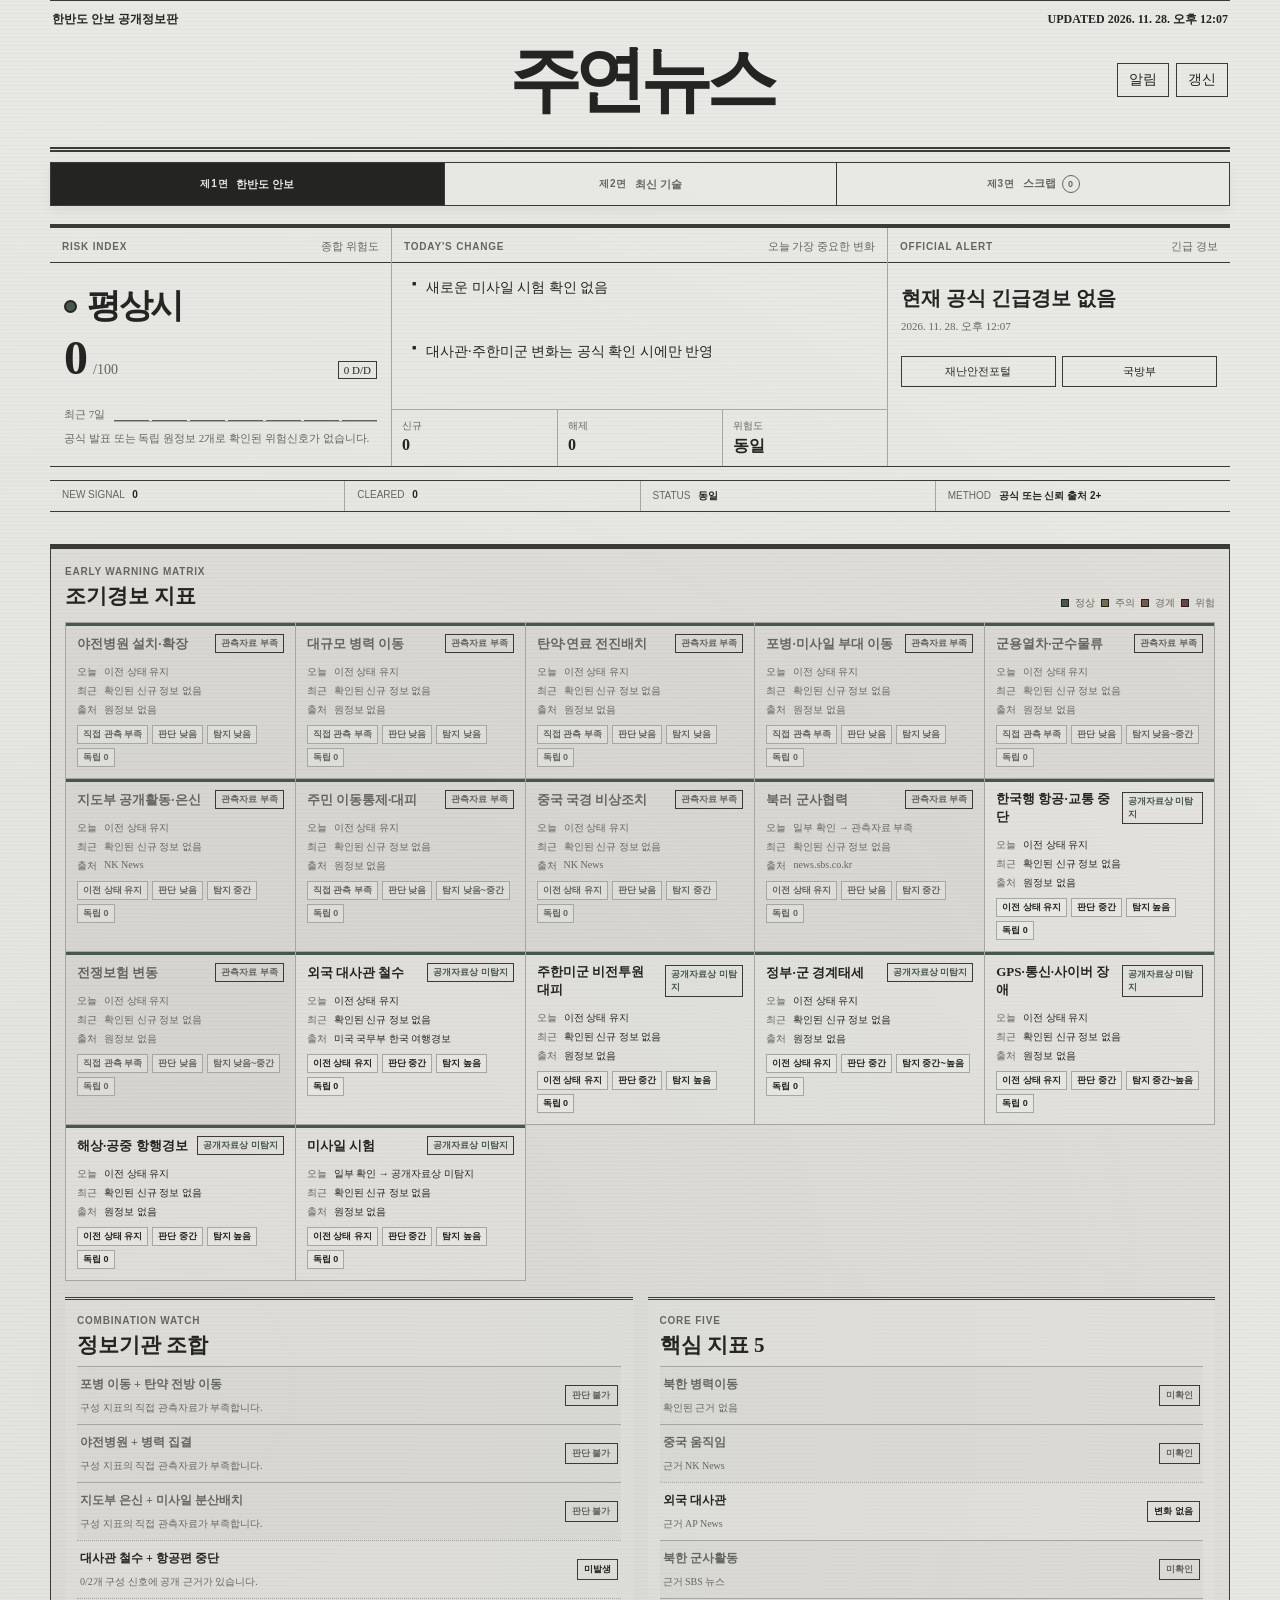
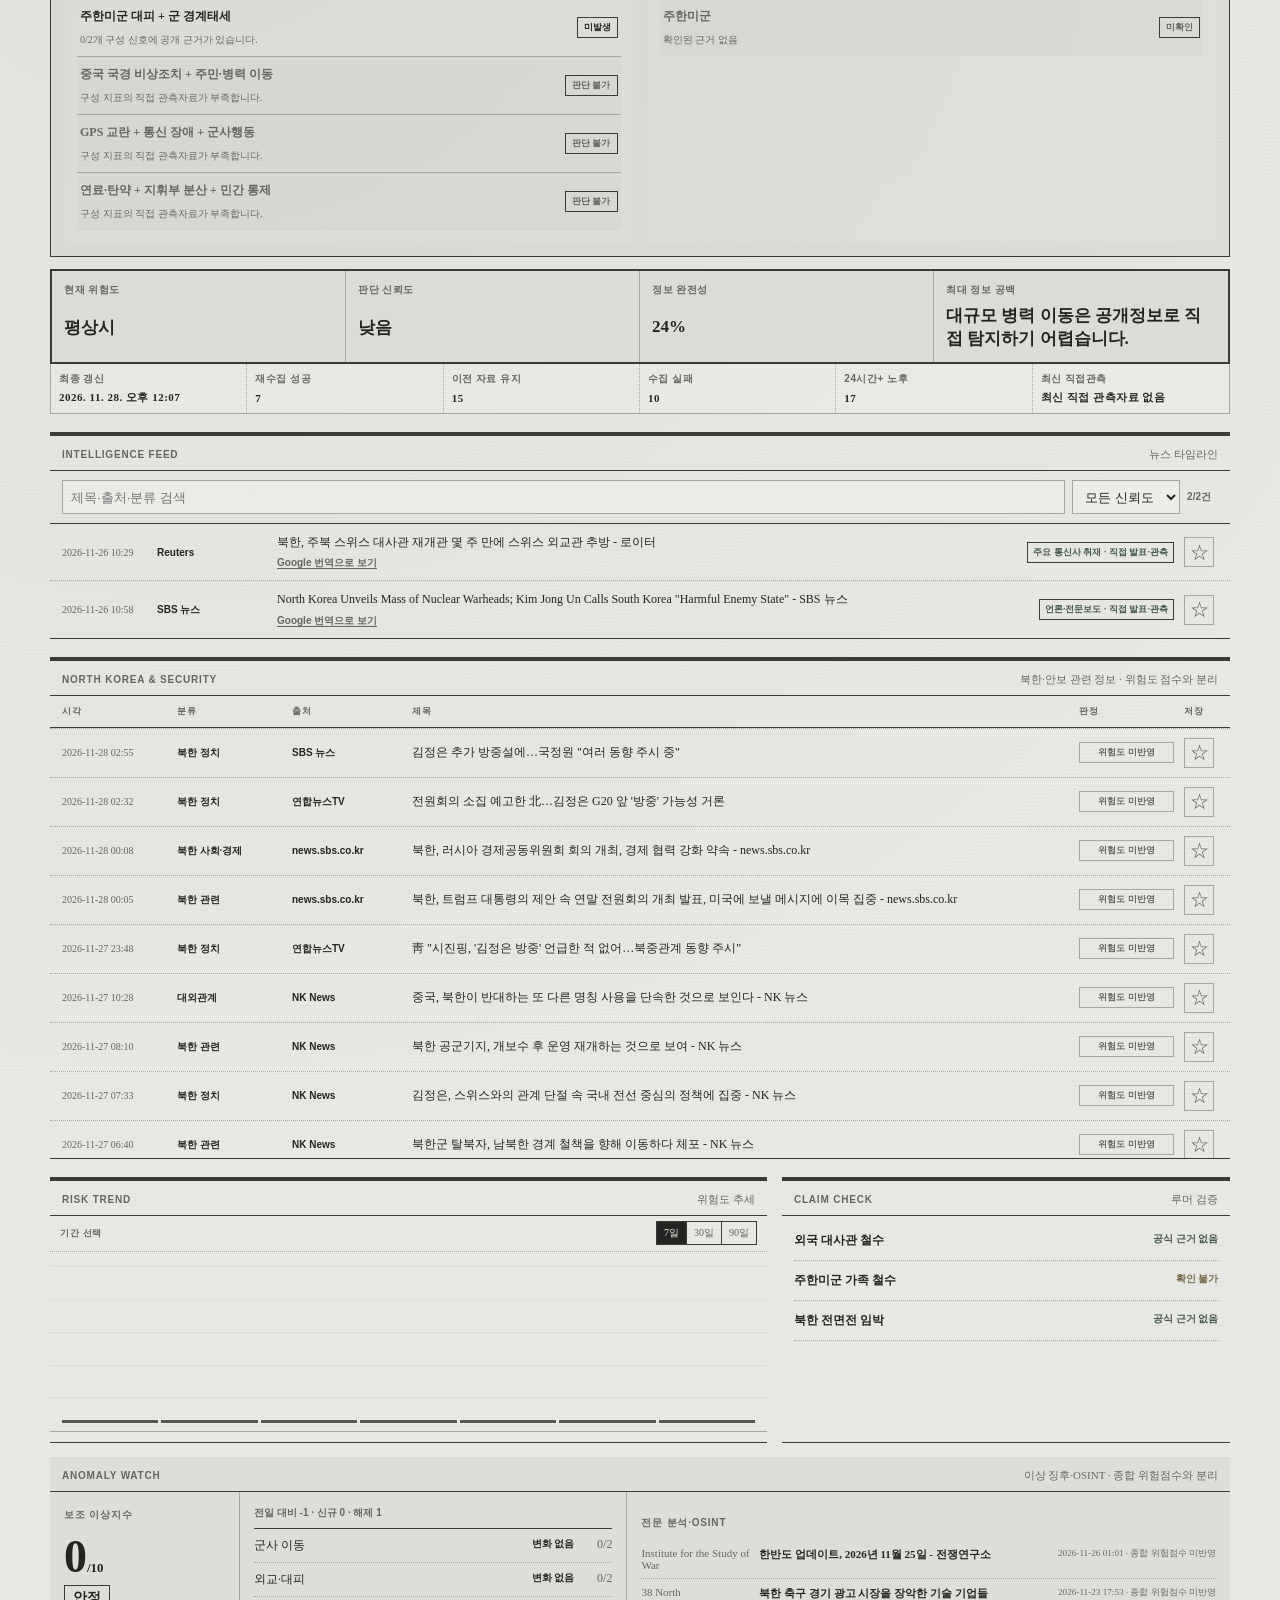
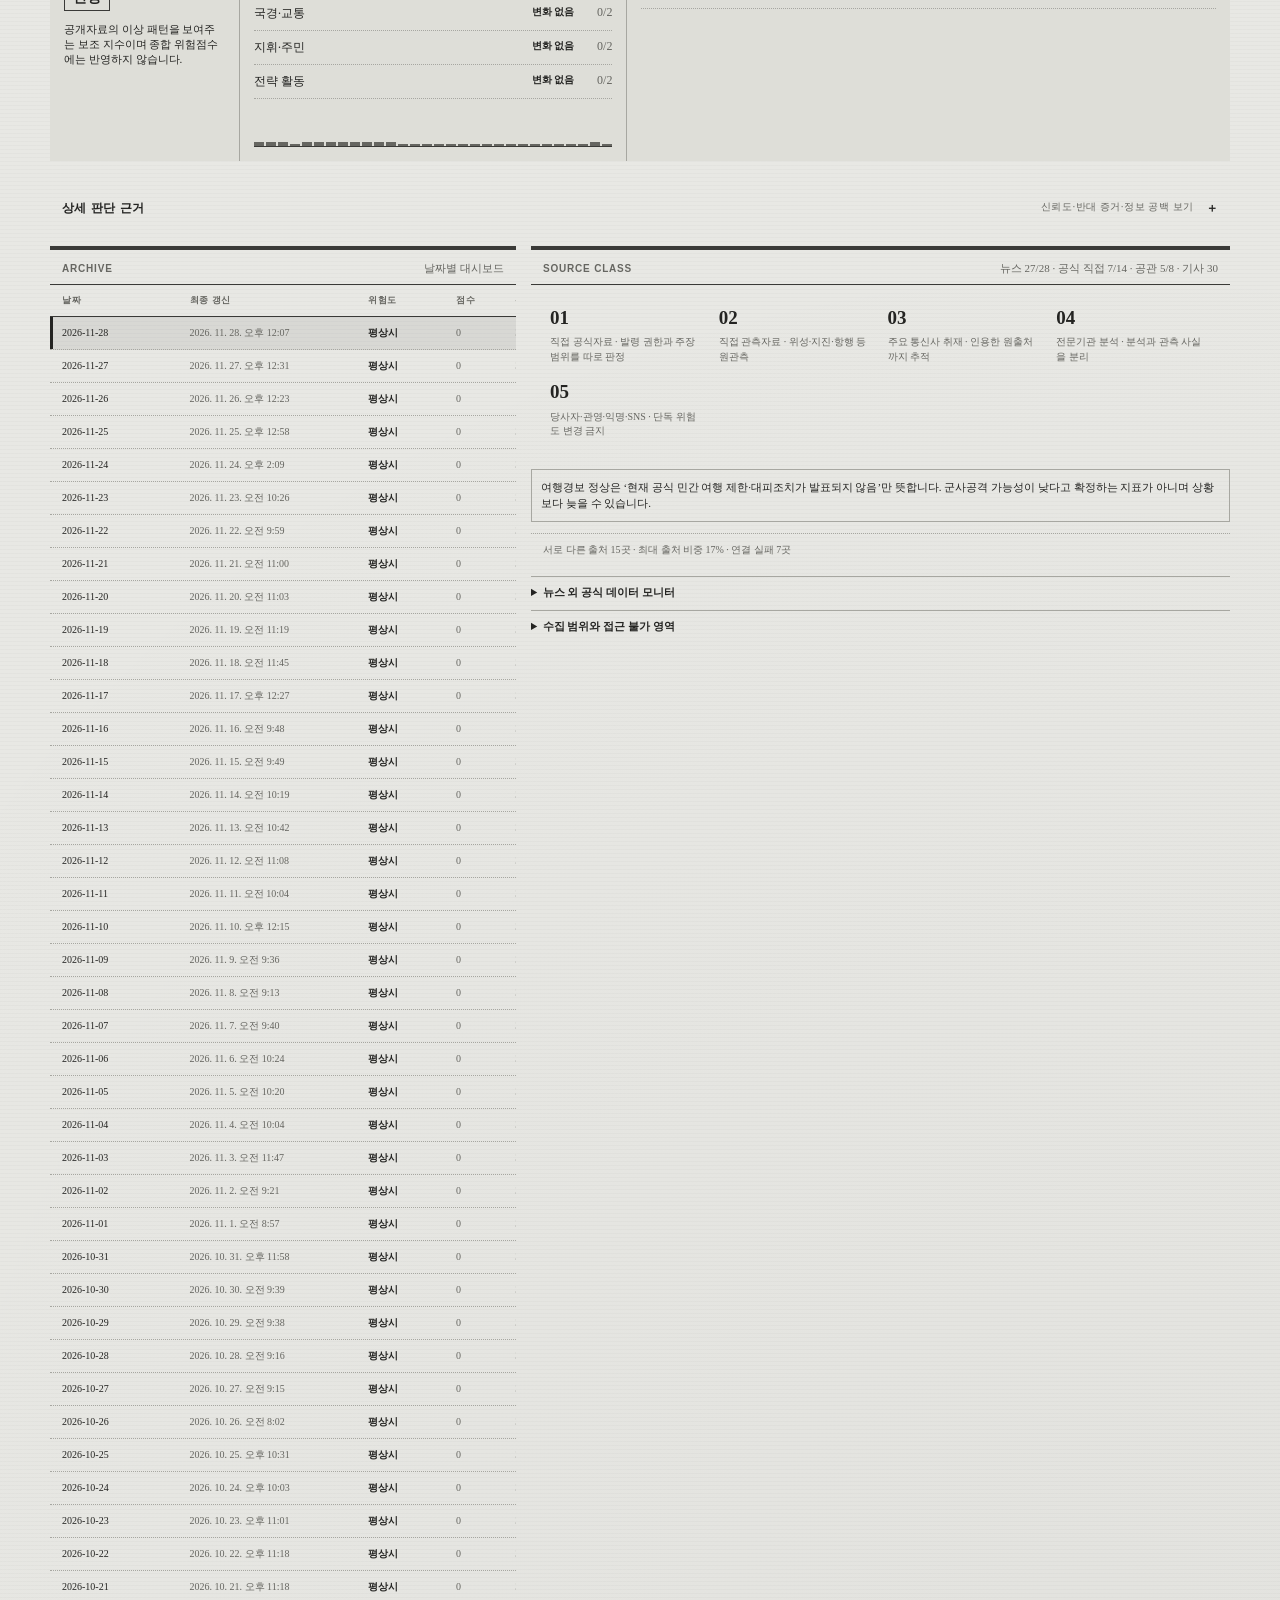
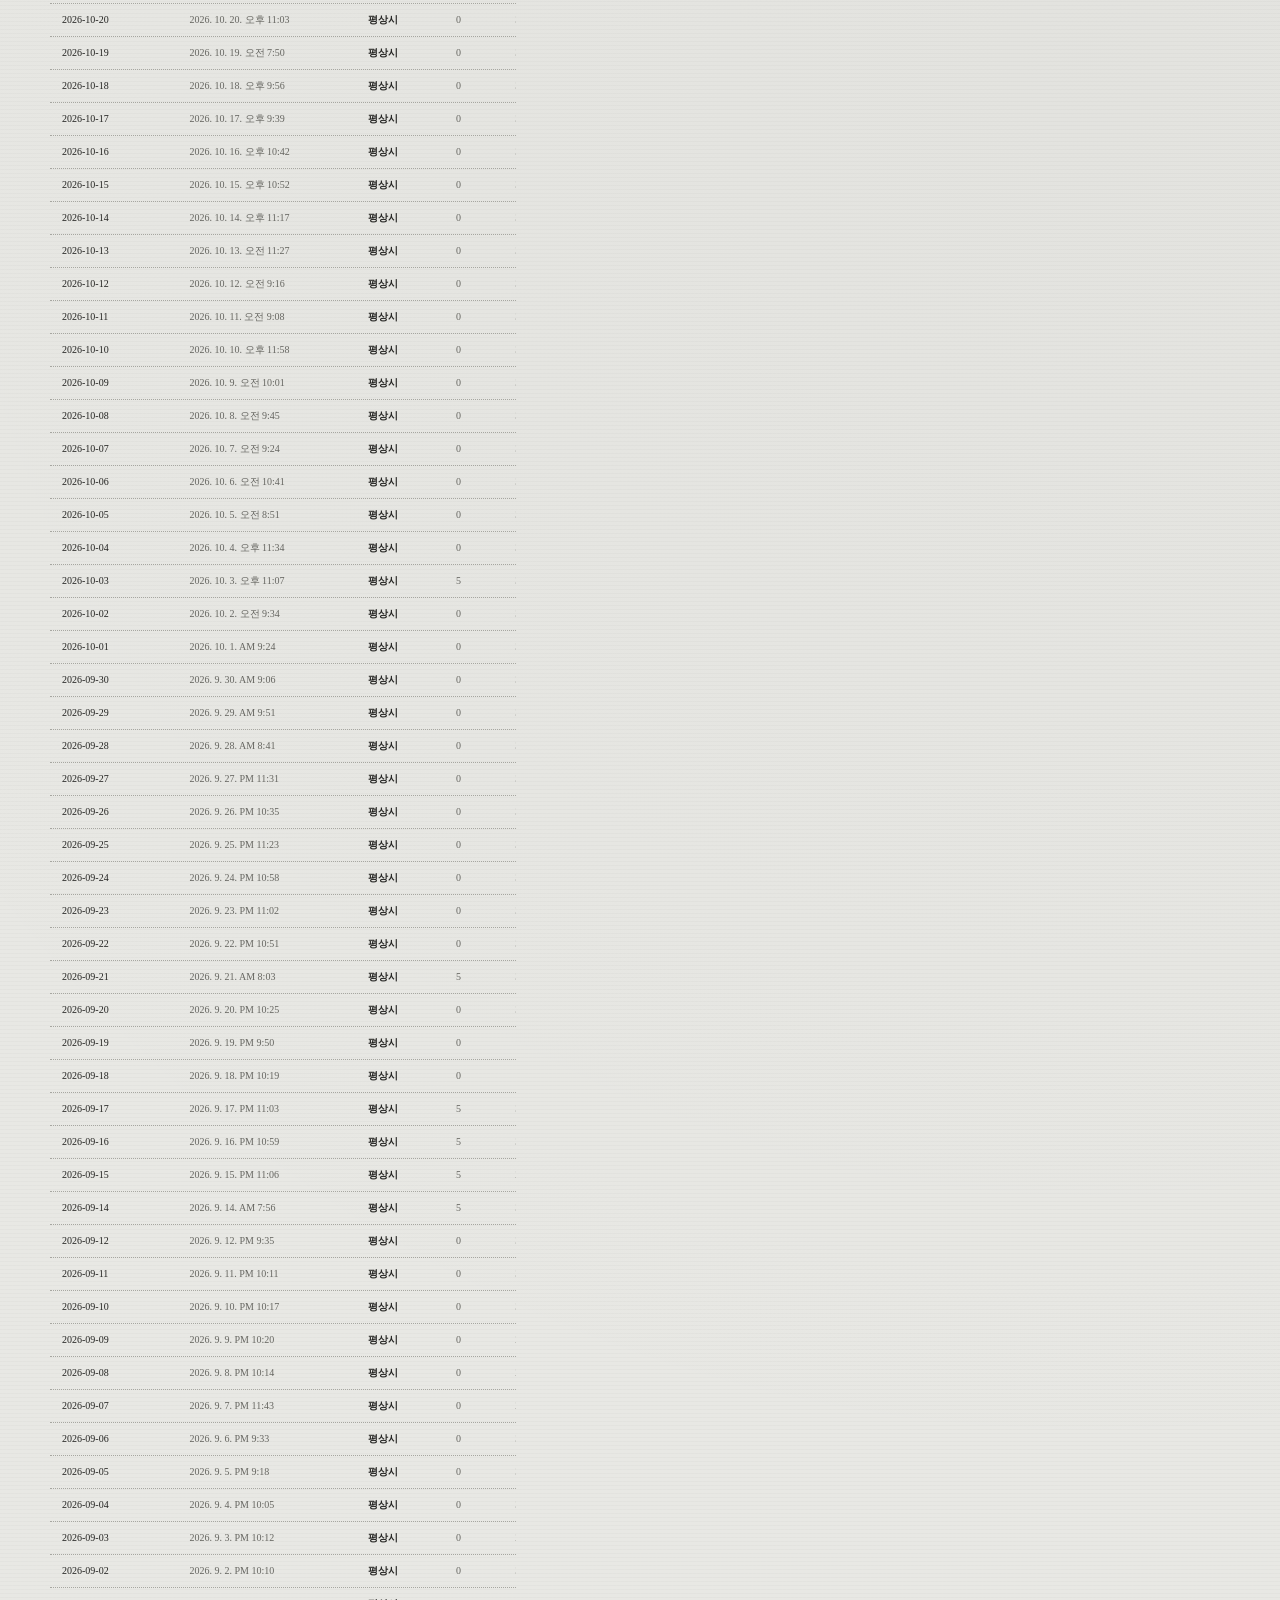
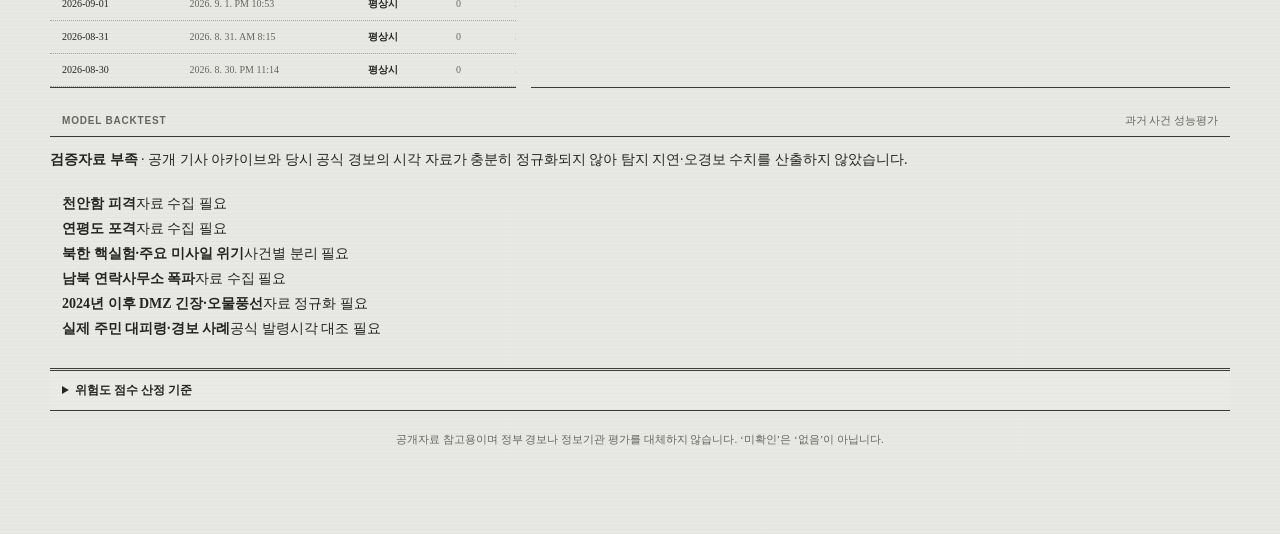
<file: index.html>
<!doctype html>
<html lang="ko">
<head>
  <meta charset="utf-8">
  <meta name="viewport" content="width=device-width,initial-scale=1,viewport-fit=cover">
  <meta name="theme-color" content="#e8e8e4">
  <meta http-equiv="Content-Security-Policy" content="default-src 'self'; script-src 'self'; style-src 'self' 'unsafe-inline'; img-src 'self' data:; connect-src 'self'; object-src 'none'; base-uri 'self'; form-action 'self'">
  <meta name="description" content="공개 출처 기반 한반도 안보 변화 인텔리전스 대시보드">
  <title>주연뉴스</title>
  <link rel="manifest" href="./manifest.webmanifest?v=13">
  <link rel="icon" href="./icon-32.png?v=13" type="image/png" sizes="32x32">
  <link rel="apple-touch-icon" href="./icon-180.png?v=13" sizes="180x180">
  <link rel="stylesheet" href="./styles.css?v=29">
</head>
<body>
  <div id="offlineBanner" class="offline-banner" hidden>현재 오프라인 상태입니다. 표시된 위험도는 실시간 정보가 아니며 마지막 저장 시각 기준입니다.</div>
  <header class="terminal-header">
    <a href="./" class="wordmark">주연뉴스 <span>INTELLIGENCE</span></a>
    <div class="market-clock"><span class="live-dot"></span><span id="updatedAt">데이터 확인 중</span></div>
    <div class="header-actions">
      <button id="installButton" class="terminal-button" hidden>설치</button>
      <button id="desktopSettingsButton" class="terminal-button">알림</button>
      <button id="refreshButton" class="terminal-button">갱신</button>
    </div>
  </header>

  <nav class="edition-nav site-nav" aria-label="신문 면 선택">
    <a href="./" aria-current="page"><b>제1면</b><span>한반도 안보</span></a>
    <a href="./tech.html"><b>제2면</b><span>최신 기술</span></a>
    <a href="./scrap.html"><b>제3면</b><span>스크랩 <em class="bookmark-count">0</em></span></a>
  </nav>

  <main>
    <section id="today" class="overview-grid">
      <article id="riskCard" class="module risk-module">
        <header><span>RISK INDEX</span><small>종합 위험도</small></header>
        <div class="risk-line"><i id="riskDot"></i><strong id="riskLabel">확인 중</strong></div>
        <div class="score-line"><b id="riskScore">—</b><span>/100</span><em id="scoreDelta">—</em></div>
        <div class="trend-mini"><span>최근 7일</span><div id="miniTrend" class="mini-bars"></div></div>
        <p id="riskReason">데이터를 불러오고 있습니다.</p>
      </article>

      <article class="module summary-module">
        <header><span>TODAY'S CHANGE</span><small>오늘 가장 중요한 변화</small></header>
        <ul id="summaryList" class="summary-list"><li>자료 확인 중</li></ul>
        <div class="change-metrics">
          <span>신규 <b id="addedCount">—</b></span>
          <span>해제 <b id="clearedCount">—</b></span>
          <span>위험도 <b id="statusChange">—</b></span>
        </div>
      </article>

      <article id="officialAlert" class="module emergency-module">
        <header><span>OFFICIAL ALERT</span><small>긴급 경보</small></header>
        <strong id="officialAlertStatus">현재 긴급 경보 없음</strong>
        <time id="officialAlertTime">—</time>
        <div class="official-links">
          <a href="https://www.safetykorea.go.kr/" target="_blank" rel="noreferrer">재난안전포털</a>
          <a href="https://www.mnd.go.kr/" target="_blank" rel="noreferrer">국방부</a>
        </div>
      </article>
    </section>

    <section class="change-strip" aria-label="변화 요약">
      <span>NEW SIGNAL <b id="stripAdded">0</b></span>
      <span>CLEARED <b id="stripCleared">0</b></span>
      <span>STATUS <b id="stripStatus">동일</b></span>
      <span>METHOD <b>공식 또는 신뢰 출처 2+</b></span>
    </section>

    <section id="signalsSection" class="intelligence-board primary-board">
      <div class="section-title">
        <div><span>EARLY WARNING MATRIX</span><h2>조기경보 지표</h2></div>
        <div class="state-legend"><i class="normal"></i>정상 <i class="attention"></i>주의 <i class="warning"></i>경계 <i class="danger"></i>위험</div>
      </div>
      <div id="signals" class="signal-cards"></div>
      <div class="board-lower">
        <article>
          <div class="subhead"><span>COMBINATION WATCH</span><h3>정보기관 조합</h3></div>
          <div id="combinations" class="compact-list"></div>
        </article>
        <article>
          <div class="subhead"><span>CORE FIVE</span><h3>핵심 지표 5</h3></div>
          <div id="coreSignals" class="compact-list"></div>
        </article>
      </div>
    </section>

    <section class="quality-strip" aria-label="판단 품질">
      <article><span>현재 위험도</span><strong id="qualityRisk">확인 중</strong></article>
      <article><span>판단 신뢰도</span><strong id="judgmentConfidence">확인 중</strong></article>
      <article><span>정보 완전성</span><strong id="dataCompleteness">—%</strong></article>
      <article><span>최대 정보 공백</span><strong id="largestGap">확인 중</strong></article>
    </section>

    <section class="freshness-strip" aria-label="데이터 최신성과 수집 상태">
      <span>최종 갱신 <b id="qualityUpdated">—</b></span>
      <span>재수집 성공 <b id="successfulIndicators">0</b></span>
      <span>이전 자료 유지 <b id="retainedIndicators">0</b></span>
      <span>수집 실패 <b id="failedIndicators">0</b></span>
      <span>24시간+ 노후 <b id="staleIndicators">0</b></span>
      <span>최신 직접관측 <b id="latestDirect">—</b></span>
    </section>

    <details class="module decision-module collapsible-module">
      <summary><span>상세 판단 근거</span><small>신뢰도·반대 증거·정보 공백 보기</small></summary>
      <div class="decision-grid">
        <article><h3>판단을 지지하는 근거</h3><ul id="supportingEvidence"></ul></article>
        <article><h3>위험도 상승 기여</h3><ul id="upwardContributors"></ul></article>
        <article><h3>위험도 하락 기여</h3><ul id="downwardContributors"></ul></article>
        <article><h3>충돌·반대 증거</h3><ul id="opposingEvidence"></ul></article>
        <article><h3>대안 가설</h3><ul id="alternativeHypotheses"></ul></article>
        <article><h3>판단을 바꿀 다음 신호</h3><ul id="nextSignals"></ul></article>
      </div>
      <p id="assessmentDisclaimer" class="assessment-disclaimer"></p>
      <p id="ingestionSummary" class="ingestion-summary"></p>
    </details>

    <section id="anomalySection" class="module anomaly-module">
      <header><span>ANOMALY WATCH</span><small>이상 징후·OSINT · 종합 위험점수와 분리</small></header>
      <div class="anomaly-layout">
        <div class="anomaly-index"><span>보조 이상지수</span><strong id="anomalyScore">0<small>/10</small></strong><b id="anomalyLevel">안정</b><p id="anomalyNote">공개자료의 이상 패턴을 확인 중입니다.</p></div>
        <div class="anomaly-categories"><div id="anomalyChange" class="anomaly-change">전일 변화 확인 중</div><div id="anomalyCategories"></div><div id="anomalyTrend" class="anomaly-trend" aria-label="최근 이상지수 추세"></div></div>
        <div class="osint-column"><h3>전문 분석·OSINT</h3><div id="osintWatch" class="osint-list"></div></div>
      </div>
    </section>

    <section class="analysis-grid">
      <article id="trendSection" class="module chart-module">
        <header><span>RISK TREND</span><small>위험도 추세</small></header>
        <div class="chart-toolbar">
          <span>기간 선택</span>
          <div class="range-tabs" aria-label="그래프 기간">
            <button class="active" data-range="7" aria-pressed="true">7일</button><button data-range="30" aria-pressed="false">30일</button><button data-range="90" aria-pressed="false">90일</button>
          </div>
        </div>
        <div id="riskChart" class="bar-chart" role="img" aria-label="위험도 그래프"></div>
      </article>
      <article class="module rumor-module">
        <header><span>CLAIM CHECK</span><small>루머 검증</small></header>
        <div id="rumors" class="rumor-list"></div>
      </article>
    </section>

    <section id="newsSection" class="module news-module">
      <header><span>INTELLIGENCE FEED</span><small>뉴스 타임라인</small></header>
      <div class="feed-controls">
        <input id="securitySearch" type="search" placeholder="제목·출처·분류 검색" aria-label="안보 뉴스 검색">
        <select id="securityGrade" aria-label="신뢰도 필터"><option value="all">모든 신뢰도</option><option value="A">A 공식</option><option value="B">B 주요 보도</option><option value="C">C 전문 분석</option><option value="D">D 참고</option></select>
        <span id="securityResult">전체</span>
      </div>
      <div id="news" class="timeline"></div>
    </section>

    <section id="relatedSection" class="module news-module related-module">
      <header><span>NORTH KOREA &amp; SECURITY</span><small>북한·안보 관련 정보 · 위험도 점수와 분리</small></header>
      <div class="related-head" aria-hidden="true"><span>시각</span><span>분류</span><span>출처</span><span>제목</span><span>판정</span><span>저장</span></div>
      <div id="relatedInfo" class="timeline related-list"></div>
    </section>

    <section class="bottom-grid">
      <article id="historySection" class="module">
        <header><span>ARCHIVE</span><small>날짜별 대시보드</small></header>
        <div id="historyList" class="history-list">기록 확인 중</div>
      </article>
      <article class="module source-module">
        <header><span>SOURCE CLASS</span><small id="sourceHealth">정보처 연결 확인 중</small></header>
      <div class="source-classes">
          <span><b>01</b> 직접 공식자료 · 발령 권한과 주장 범위를 따로 판정</span>
          <span><b>02</b> 직접 관측자료 · 위성·지진·항행 등 원관측</span>
          <span><b>03</b> 주요 통신사 취재 · 인용한 원출처까지 추적</span>
          <span><b>04</b> 전문기관 분석 · 분석과 관측 사실을 분리</span>
          <span><b>05</b> 당사자·관영·익명·SNS · 단독 위험도 변경 금지</span>
      </div>
        <p class="travel-warning-note">여행경보 정상은 ‘현재 공식 민간 여행 제한·대피조치가 발표되지 않음’만 뜻합니다. 군사공격 가능성이 낮다고 확정하는 지표가 아니며 상황보다 늦을 수 있습니다.</p>
        <p id="sourceCoverage" class="source-coverage">출처 편중 확인 중</p>
        <details class="public-monitor"><summary>뉴스 외 공식 데이터 모니터</summary><div id="publicDataMonitors"></div></details>
        <details class="public-monitor"><summary>수집 범위와 접근 불가 영역</summary><div id="collectionScope"></div></details>
      </article>
    </section>

    <section class="module backtest-module"><header><span>MODEL BACKTEST</span><small>과거 사건 성능평가</small></header><div id="backtestStatus">검증자료 확인 중</div></section>

    <details class="methodology">
      <summary>위험도 점수 산정 기준</summary>
      <div id="scoreWeights" class="weight-grid"></div>
      <p>뉴스 수는 점수에 반영하지 않습니다. 0–14 평상시, 15–29 관심, 30–49 주의, 50–69 경계, 70 이상 심각입니다. 공식 발령 또는 서로 독립된 신뢰 가능한 원정보 2개 이상을 원칙으로 하며, 결정적 공식 신호·복합 신호·반대 증거·정보 공백과 단계 하향 보류 조건을 별도로 적용합니다.</p>
    </details>

    <aside class="disclaimer">공개자료 참고용이며 정부 경보나 정보기관 평가를 대체하지 않습니다. ‘미확인’은 ‘없음’이 아닙니다.</aside>
  </main>

  <dialog id="settingsDialog" class="settings-dialog">
    <form method="dialog">
      <div class="dialog-head"><h2>알림 설정</h2><button value="cancel" aria-label="닫기">×</button></div>
      <label class="notify-master"><span>브라우저 알림 사용</span><input id="notificationToggle" type="checkbox" role="switch"></label>
      <fieldset id="notificationRules">
        <legend>알림 조건</legend>
        <label><input type="checkbox" value="all"> 모든 갱신</label>
        <label><input type="checkbox" value="score" checked> 점수 상승</label>
        <label><input type="checkbox" value="level" checked> 단계 상승</label>
        <label><input type="checkbox" value="official" checked> 공식 긴급경보</label>
        <label><input type="checkbox" value="anomaly" checked> 이상지수 상승</label>
        <label><input type="checkbox" value="keyword"> 관심 키워드 포함</label>
      </fieldset>
      <label class="keyword-setting"><span>관심 키워드</span><input id="notificationKeywords" type="text" placeholder="예: 대사관, 미사일, OpenAI"></label>
      <p id="notificationStatus">알림 상태 확인 중</p>
      <small>무료 정적 PWA이므로 앱이 완전히 종료된 동안의 실시간 푸시는 보장되지 않습니다.</small>
    </form>
  </dialog>

  <nav class="mobile-nav">
    <a href="#today">현황</a><a href="#signalsSection">지표</a><a href="#newsSection">뉴스</a><a href="./scrap.html">스크랩</a><button id="settingsButton">알림</button>
  </nav>
  <script src="./bookmarks.js?v=29" defer></script>
  <script src="./app.js?v=29" defer></script>
</body>
</html>
</file>
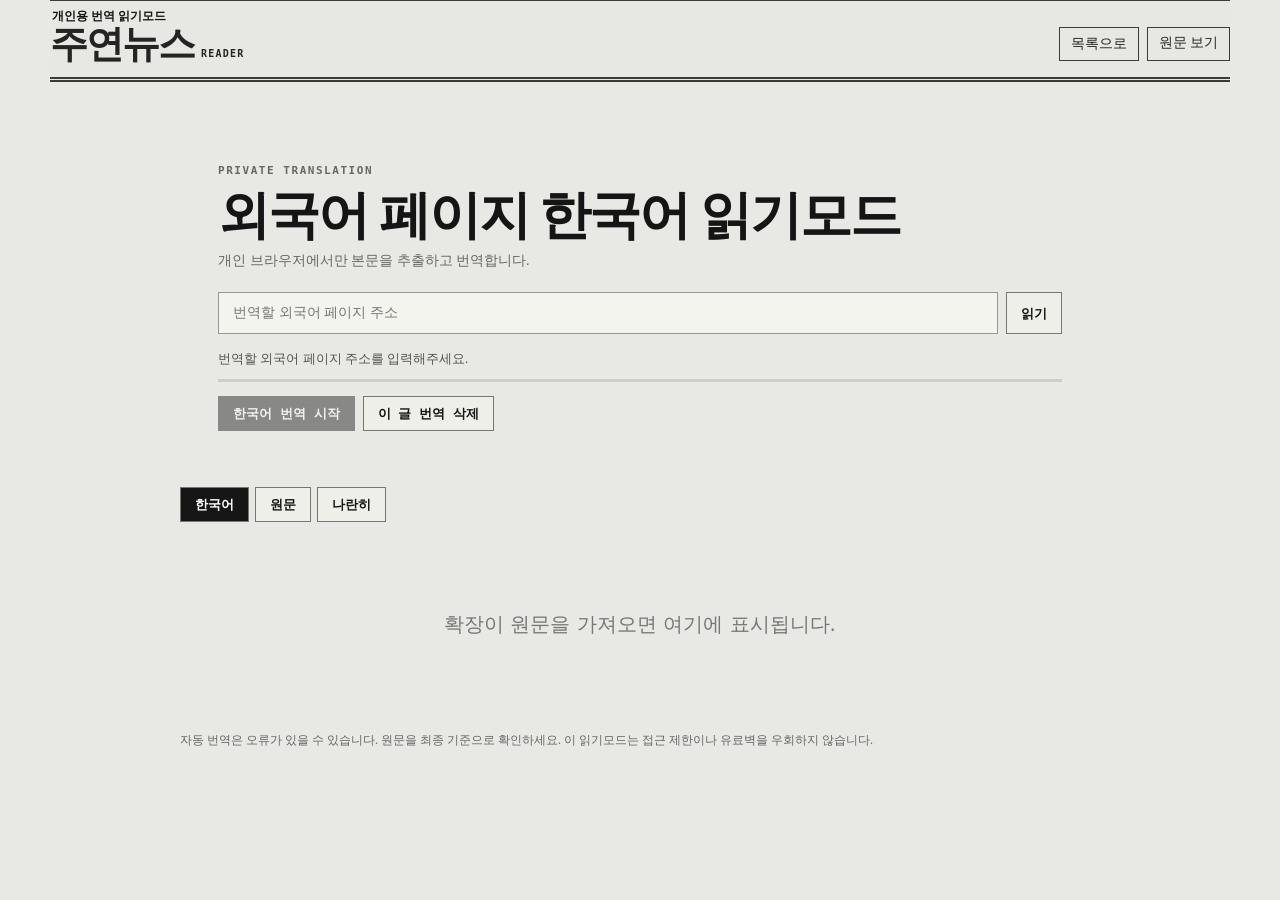
<file: reader.html>
<!doctype html>
<html lang="ko">
<head>
  <meta charset="utf-8">
  <meta name="viewport" content="width=device-width,initial-scale=1,viewport-fit=cover">
  <meta name="theme-color" content="#e8e8e4">
  <meta name="description" content="개인용 외국어 웹페이지 한국어 읽기모드">
  <title>읽기모드 · 주연뉴스</title>
  <link rel="icon" href="./icon-32.png?v=13" type="image/png" sizes="32x32">
  <link rel="stylesheet" href="./styles.css?v=29">
  <link rel="stylesheet" href="./reader.css?v=1">
</head>
<body class="reader-page">
  <header class="terminal-header reader-header">
    <a href="./" class="wordmark">주연뉴스 <span>READER</span></a>
    <div class="reader-header-actions">
      <button id="backButton" class="terminal-button" type="button">목록으로</button>
      <a id="originalTop" class="terminal-button" target="_blank" rel="noreferrer">원문 보기</a>
    </div>
  </header>

  <main class="reader-shell">
    <section class="reader-intro module">
      <span class="reader-kicker">PRIVATE TRANSLATION</span>
      <h1 id="readerTitle">원문을 준비하고 있습니다</h1>
      <p id="readerMeta">개인 브라우저에서만 본문을 추출하고 번역합니다.</p>
      <div class="reader-url-row">
        <input id="readerUrl" type="url" inputmode="url" placeholder="번역할 외국어 페이지 주소">
        <button id="loadUrlButton" type="button">읽기</button>
      </div>
      <div id="readerNotice" class="reader-notice" role="status" aria-live="polite">브라우저 확장 연결을 확인하는 중입니다.</div>
      <div class="reader-progress" aria-hidden="true"><i id="readerProgress"></i></div>
      <div class="reader-actions">
        <button id="translateButton" class="reader-primary" type="button" disabled>한국어 번역 시작</button>
        <button id="retryButton" type="button" hidden>다시 가져오기</button>
        <button id="clearCacheButton" type="button">이 글 번역 삭제</button>
      </div>
    </section>

    <nav class="reader-tabs" aria-label="읽기 언어 선택">
      <button type="button" data-reader-view="ko" class="active" aria-pressed="true">한국어</button>
      <button type="button" data-reader-view="original" aria-pressed="false">원문</button>
      <button type="button" data-reader-view="parallel" aria-pressed="false">나란히</button>
    </nav>

    <article id="readerContent" class="reader-content module" aria-busy="true">
      <p class="reader-empty">확장이 원문을 가져오면 여기에 표시됩니다.</p>
    </article>

    <aside class="reader-disclaimer">
      자동 번역은 오류가 있을 수 있습니다. 원문을 최종 기준으로 확인하세요. 이 읽기모드는 접근 제한이나 유료벽을 우회하지 않습니다.
    </aside>
  </main>
  <script src="./reader.js?v=1" defer></script>
</body>
</html>
</file>
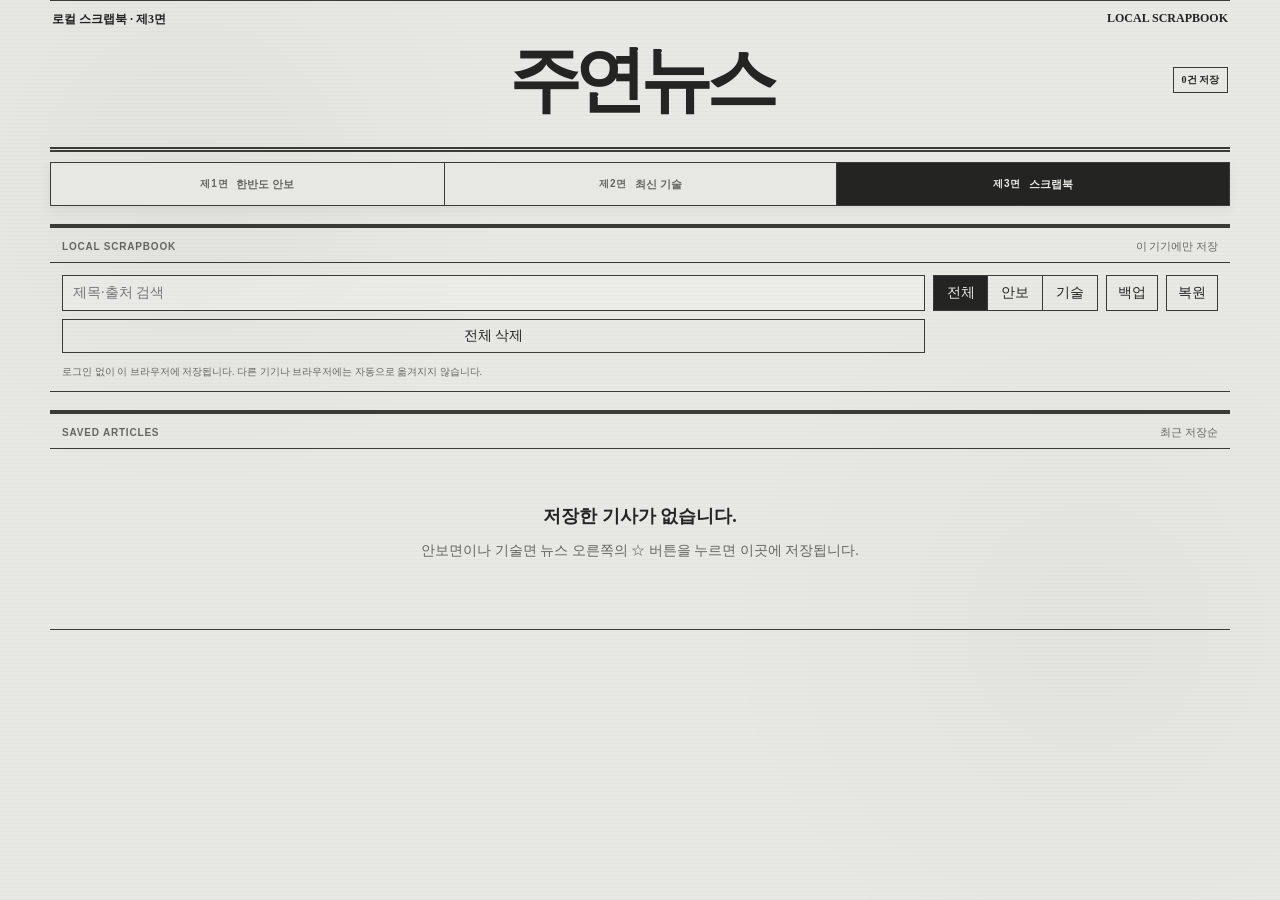
<file: scrap.html>
<!doctype html>
<html lang="ko">
<head>
  <meta charset="utf-8">
  <meta name="viewport" content="width=device-width,initial-scale=1,viewport-fit=cover">
  <meta name="theme-color" content="#e8e8e4">
  <meta http-equiv="Content-Security-Policy" content="default-src 'self'; script-src 'self'; style-src 'self' 'unsafe-inline'; img-src 'self' data:; connect-src 'self'; object-src 'none'; base-uri 'self'; form-action 'self'">
  <meta name="description" content="이 브라우저에 저장한 주연뉴스 기사 스크랩">
  <title>주연뉴스 · 스크랩북</title>
  <link rel="manifest" href="./manifest.webmanifest?v=13">
  <link rel="icon" href="./icon-32.png?v=13" type="image/png" sizes="32x32">
  <link rel="apple-touch-icon" href="./icon-180.png?v=13" sizes="180x180">
  <link rel="stylesheet" href="./styles.css?v=29">
</head>
<body class="scrap-page">
  <header class="terminal-header">
    <a href="./" class="wordmark">주연뉴스</a>
    <div class="market-clock"><span>LOCAL SCRAPBOOK</span></div>
    <div class="header-actions"><span id="scrapCount" class="local-count">0건 저장</span></div>
  </header>

  <nav class="edition-nav site-nav" aria-label="신문 면 선택">
    <a href="./"><b>제1면</b><span>한반도 안보</span></a>
    <a href="./tech.html"><b>제2면</b><span>최신 기술</span></a>
    <a href="./scrap.html" aria-current="page"><b>제3면</b><span>스크랩북</span></a>
  </nav>

  <main>
    <section class="module scrap-toolbar">
      <header><span>LOCAL SCRAPBOOK</span><small>이 기기에만 저장</small></header>
      <div class="scrap-controls">
        <label><span class="sr-only">스크랩 검색</span><input id="scrapSearch" type="search" placeholder="제목·출처 검색" autocomplete="off"></label>
        <div class="scrap-filters" aria-label="스크랩 분야">
          <button class="active" data-scrap-filter="all" aria-pressed="true">전체</button>
          <button data-scrap-filter="security" aria-pressed="false">안보</button>
          <button data-scrap-filter="tech" aria-pressed="false">기술</button>
        </div>
        <button id="exportScraps" class="terminal-button" type="button">백업</button>
        <label class="import-button terminal-button">복원<input id="importScraps" type="file" accept="application/json" hidden></label>
        <button id="clearScraps" class="terminal-button" type="button">전체 삭제</button>
      </div>
      <p class="local-note">로그인 없이 이 브라우저에 저장됩니다. 다른 기기나 브라우저에는 자동으로 옮겨지지 않습니다.</p>
    </section>

    <section class="module scrap-module">
      <header><span>SAVED ARTICLES</span><small id="scrapResult">최근 저장순</small></header>
      <div id="scrapList" class="scrap-list"></div>
    </section>
  </main>

  <nav class="mobile-nav mobile-nav-three">
    <a href="./">안보</a><a href="./tech.html">기술</a><a href="./scrap.html" aria-current="page">스크랩</a>
  </nav>
  <script src="./bookmarks.js?v=29" defer></script>
  <script src="./scrap.js?v=29" defer></script>
</body>
</html>
</file>
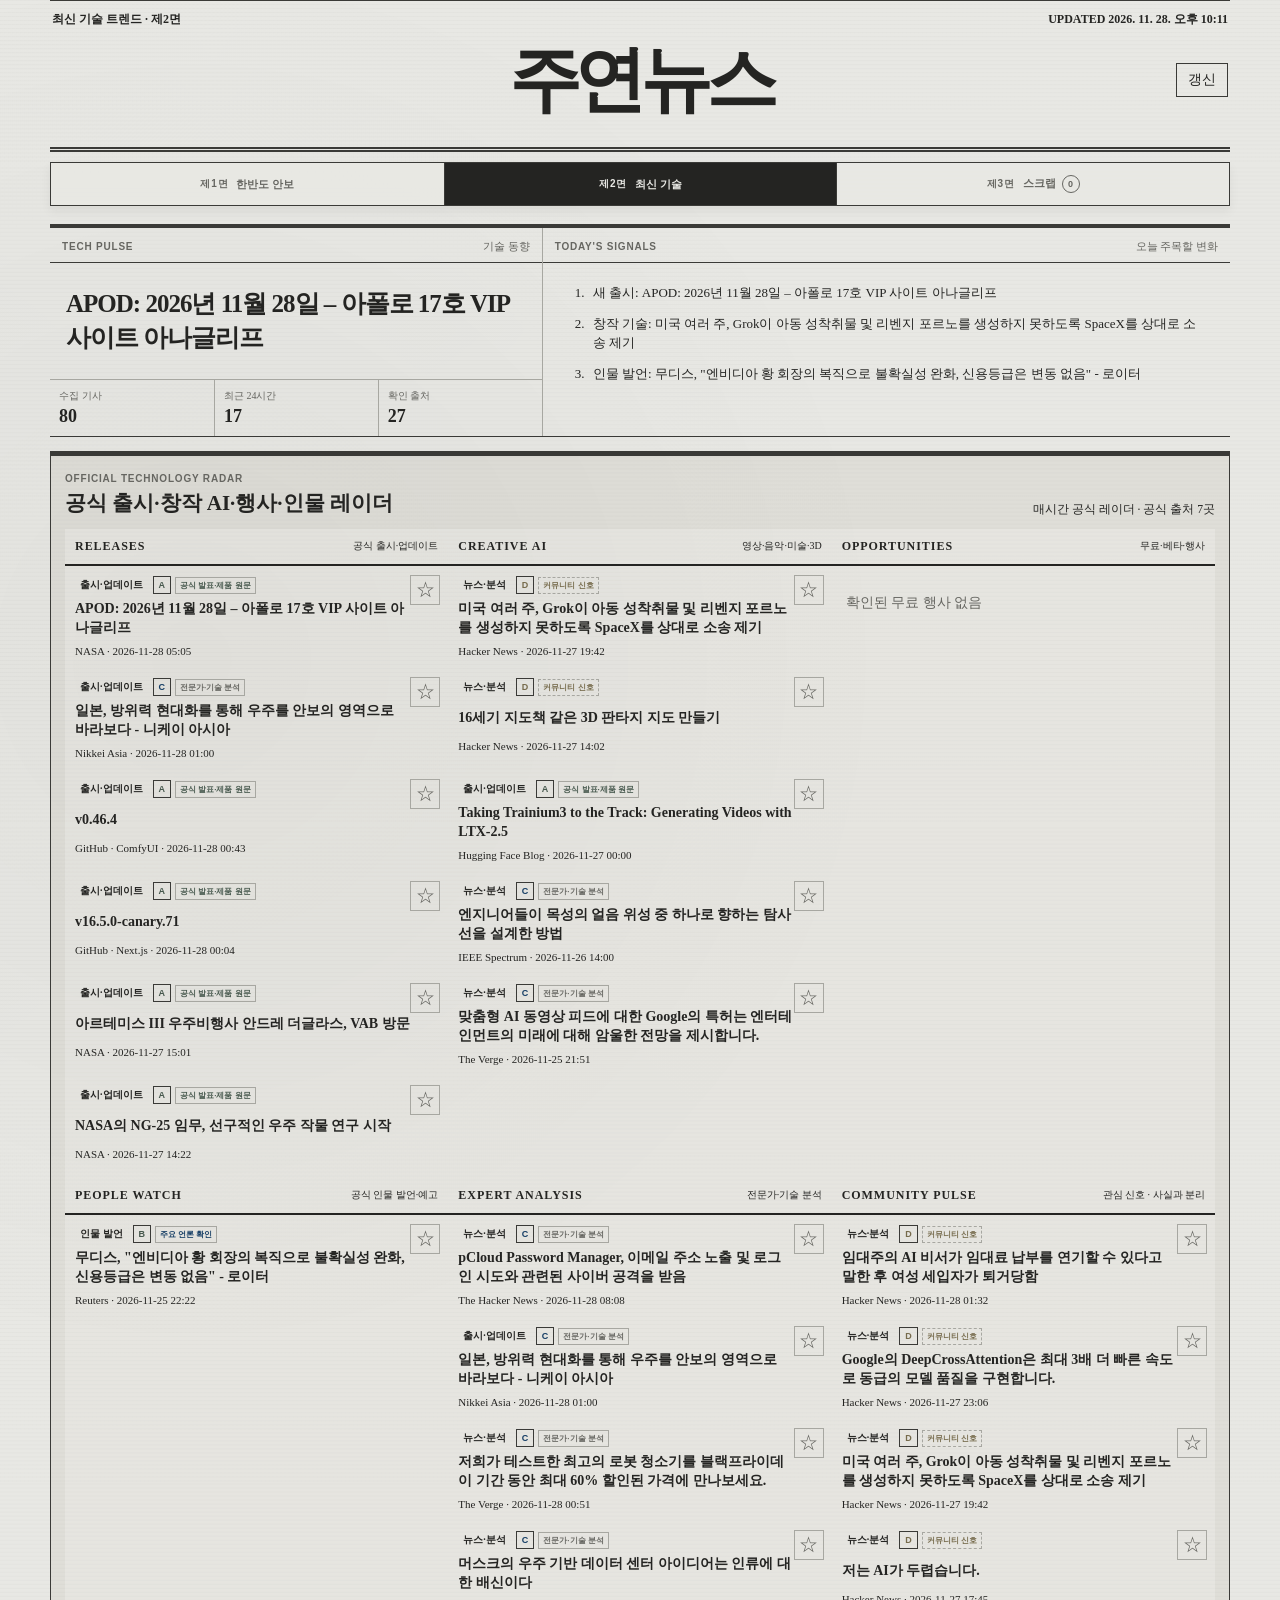
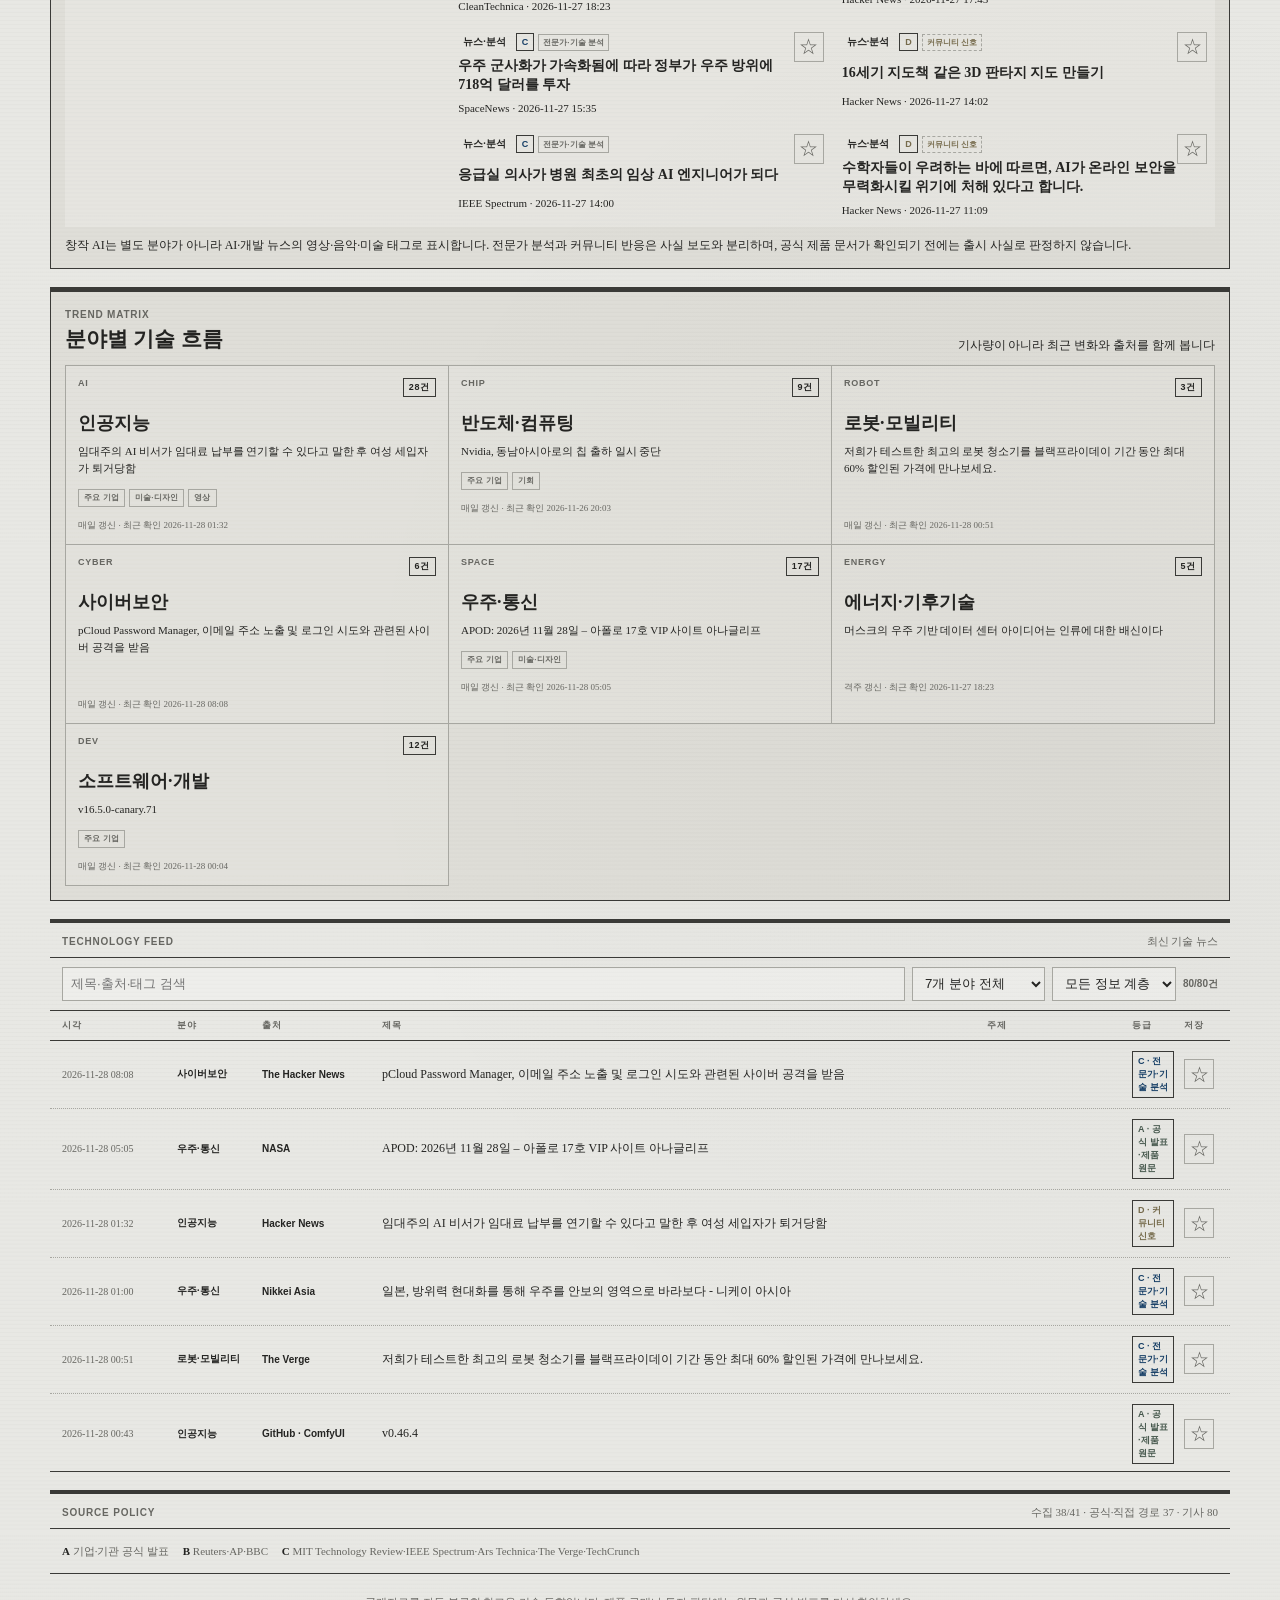
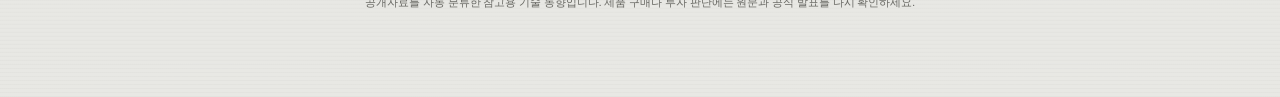
<file: tech.html>
<!doctype html>
<html lang="ko">
<head>
  <meta charset="utf-8">
  <meta name="viewport" content="width=device-width,initial-scale=1,viewport-fit=cover">
  <meta name="theme-color" content="#e8e8e4">
  <meta http-equiv="Content-Security-Policy" content="default-src 'self'; script-src 'self'; style-src 'self' 'unsafe-inline'; img-src 'self' data:; connect-src 'self'; object-src 'none'; base-uri 'self'; form-action 'self'">
  <meta name="description" content="공개 출처 기반 최신 기술 트렌드 인텔리전스">
  <title>주연뉴스 · 기술 트렌드</title>
  <link rel="manifest" href="./manifest.webmanifest?v=13">
  <link rel="icon" href="./icon-32.png?v=13" type="image/png" sizes="32x32">
  <link rel="apple-touch-icon" href="./icon-180.png?v=13" sizes="180x180">
  <link rel="stylesheet" href="./styles.css?v=29">
</head>
<body class="tech-page">
  <header class="terminal-header">
    <a href="./" class="wordmark">주연뉴스</a>
    <div class="market-clock"><span id="techUpdatedAt">데이터 확인 중</span></div>
    <div class="header-actions">
      <button id="techRefreshButton" class="terminal-button">갱신</button>
    </div>
  </header>

  <nav class="edition-nav site-nav" aria-label="신문 면 선택">
    <a href="./"><b>제1면</b><span>한반도 안보</span></a>
    <a href="./tech.html" aria-current="page"><b>제2면</b><span>최신 기술</span></a>
    <a href="./scrap.html"><b>제3면</b><span>스크랩 <em class="bookmark-count">0</em></span></a>
  </nav>

  <main>
    <section class="tech-overview">
      <article class="module tech-pulse">
        <header><span>TECH PULSE</span><small>기술 동향</small></header>
        <strong id="techHeadline">최신 흐름 확인 중</strong>
        <div class="tech-metrics">
          <span>수집 기사 <b id="techArticleCount">—</b></span>
          <span>최근 24시간 <b id="techRecentCount">—</b></span>
          <span>확인 출처 <b id="techSourceCount">—</b></span>
        </div>
      </article>
      <article class="module tech-summary">
        <header><span>TODAY'S SIGNALS</span><small>오늘 주목할 변화</small></header>
        <ol id="techSummary"><li>자료 확인 중</li></ol>
      </article>
    </section>

    <section class="intelligence-board tech-radar-board">
      <div class="section-title">
        <div><span>OFFICIAL TECHNOLOGY RADAR</span><h2>공식 출시·창작 AI·행사·인물 레이더</h2></div>
        <small id="techRadarMode">공식 채널은 매시간 · 전체 뉴스는 오전 6시와 오후 6시 확인</small>
      </div>
      <div class="tech-radar-grid">
        <article class="tech-radar-lane"><header><span>RELEASES</span><small>공식 출시·업데이트</small></header><div id="techReleases" class="radar-list"></div></article>
        <article class="tech-radar-lane"><header><span>CREATIVE AI</span><small>영상·음악·미술·3D</small></header><div id="techCreative" class="radar-list"></div></article>
        <article class="tech-radar-lane"><header><span>OPPORTUNITIES</span><small>무료·베타·행사</small></header><div id="techOpportunities" class="radar-list"></div></article>
        <article class="tech-radar-lane"><header><span>PEOPLE WATCH</span><small>공식 인물 발언·예고</small></header><div id="techVoices" class="radar-list"></div></article>
        <article class="tech-radar-lane"><header><span>EXPERT ANALYSIS</span><small>전문가·기술 분석</small></header><div id="techAnalysis" class="radar-list"></div></article>
        <article class="tech-radar-lane"><header><span>COMMUNITY PULSE</span><small>관심 신호 · 사실과 분리</small></header><div id="techCommunity" class="radar-list"></div></article>
      </div>
      <p class="radar-policy">창작 AI는 별도 분야가 아니라 AI·개발 뉴스의 영상·음악·미술 태그로 표시합니다. 전문가 분석과 커뮤니티 반응은 사실 보도와 분리하며, 공식 제품 문서가 확인되기 전에는 출시 사실로 판정하지 않습니다.</p>
    </section>

    <section class="intelligence-board tech-board">
      <div class="section-title">
        <div><span>TREND MATRIX</span><h2>분야별 기술 흐름</h2></div>
        <small>기사량이 아니라 최근 변화와 출처를 함께 봅니다</small>
      </div>
      <div id="techCategories" class="tech-category-grid"></div>
    </section>

    <section class="module news-module">
      <header><span>TECHNOLOGY FEED</span><small>최신 기술 뉴스</small></header>
      <div class="feed-controls">
        <input id="techSearch" type="search" placeholder="제목·출처·태그 검색" aria-label="기술 뉴스 검색">
        <select id="techCategoryFilter" aria-label="기술 분야 필터"><option value="all">7개 분야 전체</option></select>
        <select id="techLayerFilter" aria-label="정보 계층 필터"><option value="all">모든 정보 계층</option><option value="official">공식 원문</option><option value="verified">주요 언론</option><option value="analysis">전문 분석</option><option value="community">커뮤니티</option></select>
        <span id="techResult">전체</span>
      </div>
      <div class="tech-feed-head" aria-hidden="true"><span>시각</span><span>분야</span><span>출처</span><span>제목</span><span>주제</span><span>등급</span><span>저장</span></div>
      <div id="techNews" class="timeline tech-timeline"></div>
    </section>

    <section class="module tech-source-note">
      <header><span>SOURCE POLICY</span><small id="techSourceHealth">연결 확인 중</small></header>
      <p><b>A</b> 기업·기관 공식 발표　 <b>B</b> Reuters·AP·BBC　 <b>C</b> MIT Technology Review·IEEE Spectrum·Ars Technica·The Verge·TechCrunch</p>
    </section>

    <aside class="disclaimer">공개자료를 자동 분류한 참고용 기술 동향입니다. 제품 구매나 투자 판단에는 원문과 공식 발표를 다시 확인하세요.</aside>
  </main>

  <nav class="mobile-nav">
    <a href="./">안보</a><a href="#techHeadline">요약</a><a href="#techCategories">분야</a><a href="#techNews">뉴스</a><a href="./scrap.html">스크랩</a>
  </nav>
  <script src="./bookmarks.js?v=29" defer></script>
  <script src="./tech.js?v=29" defer></script>
</body>
</html>
</file>
<file: styles.css>
:root {
  color-scheme: light;
  --paper: #e8e8e4;
  --paper-deep: #dcdcd7;
  --panel: rgba(255,255,255,.2);
  --ink: #242422;
  --faded: #666661;
  --rule: #3a3a37;
  --soft-rule: #a7a7a1;
  --normal: #46584d;
  --attention: #766b4c;
  --warning: #785849;
  --danger: #704343;
}
.offline-banner{position:sticky;top:0;z-index:60;padding:9px 16px;border-bottom:2px solid var(--ink);background:#ded8c8;text-align:center;font-weight:800}
.offline-banner[hidden]{display:none}
.quality-strip{display:grid;grid-template-columns:repeat(4,minmax(0,1fr));margin:12px 0 0;border:2px solid var(--rule);background:var(--paper-deep)}
.quality-strip article{display:grid;gap:7px;min-width:0;padding:12px;border-right:1px solid var(--soft-rule)}
.quality-strip article:last-child{border-right:0}.quality-strip span,.freshness-strip span{color:var(--faded);font:700 10px Arial,sans-serif;letter-spacing:.05em;text-transform:uppercase}.quality-strip strong{font-size:17px;overflow-wrap:anywhere}
.freshness-strip{display:grid;grid-template-columns:repeat(6,minmax(0,1fr));border:1px solid var(--soft-rule);border-top:0;background:rgba(255,255,255,.14)}
.freshness-strip span{display:grid;gap:4px;min-width:0;padding:8px;border-right:1px dotted var(--soft-rule)}.freshness-strip span:last-child{border-right:0}.freshness-strip b{color:var(--ink);font-family:"Noto Serif KR","Batang",serif;font-size:11px;overflow-wrap:anywhere;text-transform:none}
.decision-module{margin-top:14px}.decision-grid{display:grid;grid-template-columns:repeat(4,minmax(0,1fr))}.decision-grid article{padding:12px;border-right:1px solid var(--soft-rule)}.decision-grid article:last-child{border-right:0}.decision-grid h3{margin:0 0 8px;font-size:13px}.decision-grid ul{margin:0;padding-left:18px;font-size:12px;line-height:1.6}.assessment-disclaimer{margin:0;padding:12px;border-top:2px solid var(--rule);font-weight:700;line-height:1.6}.ingestion-summary{margin:0;padding:9px 12px;border-top:1px dotted var(--soft-rule);color:var(--faded);font-size:12px}
.signal-quality{display:flex;flex-wrap:wrap;gap:4px;margin-top:8px}.signal-quality span{padding:2px 5px;border:1px solid var(--soft-rule);background:rgba(255,255,255,.2);font:700 9px Arial,sans-serif}
.travel-warning-note{padding:9px;border:1px solid var(--soft-rule);font-size:11px;line-height:1.5}.backtest-module{margin-top:14px}.backtest-list{display:grid;gap:7px;padding:12px}.backtest-list article{padding:9px;border:1px solid var(--soft-rule)}
.primary-board{margin-top:14px;background:var(--paper-deep)}
.collapsible-module>summary{display:flex;justify-content:space-between;gap:12px;padding:11px 12px;border-bottom:0;cursor:pointer;font:800 12px Arial,sans-serif;letter-spacing:.04em;list-style:none}.collapsible-module>summary::-webkit-details-marker{display:none}.collapsible-module>summary::after{content:"＋"}.collapsible-module[open]>summary{border-bottom:2px solid var(--rule)}.collapsible-module[open]>summary::after{content:"－"}.collapsible-module>summary small{margin-left:auto;color:var(--faded);font:10px Arial,sans-serif}
.news-title-cell{display:grid;gap:5px;min-width:0}.translate-link{width:max-content;color:var(--faded);font:700 10px Arial,sans-serif;text-decoration:underline;text-underline-offset:2px}

* { box-sizing: border-box; }
html { scroll-behavior: smooth; background: #cacac6; }
body {
  margin: 0;
  min-height: 100vh;
  color: var(--ink);
  font-family: "Noto Serif KR", "Batang", "Times New Roman", serif;
  background-color: var(--paper);
  background-image:
    repeating-linear-gradient(0deg, rgba(35,35,33,.022) 0, rgba(35,35,33,.022) 1px, transparent 1px, transparent 4px),
    radial-gradient(circle at 15% 20%, rgba(40,40,37,.035), transparent 25%),
    radial-gradient(circle at 85% 70%, rgba(40,40,37,.028), transparent 30%);
  font-size: 14px;
}
button, a { color: inherit; font: inherit; }
main{display:flex;flex-direction:column}
#today{order:1}.change-strip{order:2}#signalsSection{order:3}.quality-strip{order:4}.freshness-strip{order:5}#newsSection{order:6}#relatedSection{order:7}.analysis-grid{order:8}#anomalySection{order:9}.decision-module{order:10}.bottom-grid{order:11}.backtest-module{order:12}.methodology{order:13}.disclaimer{order:14}

.terminal-header, .site-nav, main { width: min(1180px, calc(100% - 32px)); margin-inline: auto; }
.terminal-header {
  position: relative;
  z-index: 20;
  display: grid;
  grid-template-columns: 1fr auto 1fr;
  align-items: center;
  gap: 18px;
  min-height: 152px;
  padding: 42px 2px 30px;
  border-top: 1px solid var(--rule);
  border-bottom: 5px double var(--rule);
  background: transparent;
}
.terminal-header::before {
  content: "한반도 안보 공개정보판";
  position: absolute;
  top: 10px;
  left: 2px;
  font-weight: 700;
  font-size: 12px;
}
.wordmark {
  grid-column: 2;
  color: var(--ink);
  font-size: clamp(38px, 6vw, 72px);
  font-weight: 900;
  line-height: 1;
  letter-spacing: -.09em;
  text-decoration: none;
  white-space: nowrap;
}
.wordmark span { display: none; }
.market-clock {
  position: absolute;
  top: 10px;
  right: 2px;
  color: var(--ink);
  font-weight: 700;
  font-size: 12px;
}
.live-dot { display: none; }
.header-actions {
  grid-column: 3;
  justify-self: end;
  display: flex;
  gap: 7px;
}
.terminal-button {
  min-height: 34px;
  padding: 6px 11px;
  border: 1px solid var(--rule);
  border-radius: 0;
  color: var(--ink);
  background: transparent;
  cursor: pointer;
  white-space: nowrap;
  text-decoration: none;
}
.terminal-button:hover, .terminal-button:focus-visible { background: var(--ink); color: var(--paper); }

main { padding: 18px 0 78px; }
.overview-grid {
  display: grid;
  grid-template-columns: 1fr 1.45fr 1fr;
  border-top: 4px solid var(--rule);
  border-bottom: 1px solid var(--rule);
}
.module {
  min-width: 0;
  border: 0;
  border-radius: 0;
  background: transparent;
  box-shadow: none;
}
.overview-grid > .module {
  min-height: 238px;
  border-right: 1px solid var(--soft-rule);
}
.overview-grid > .module:last-child { border-right: 0; }
.module > header {
  display: flex;
  align-items: center;
  justify-content: space-between;
  gap: 12px;
  padding: 11px 12px 8px;
  border-bottom: 1px solid var(--rule);
}
.module > header span, .section-title > div > span, .subhead span {
  color: var(--faded);
  font-family: Arial, sans-serif;
  font-size: 10px;
  font-weight: 700;
  letter-spacing: .08em;
}
.module > header small { color: var(--faded); font-size: 11px; }

.risk-module { padding-bottom: 10px; }
.risk-line { display: flex; align-items: center; gap: 10px; padding: 20px 14px 5px; }
.risk-line i { width: 13px; height: 13px; border: 2px solid var(--ink); border-radius: 50%; background: var(--normal); }
.risk-line strong { font-size: 34px; letter-spacing: -.07em; }
.score-line { display: flex; align-items: baseline; gap: 5px; padding: 0 14px; }
.score-line b { font-size: 48px; line-height: 1; }
.score-line span, .trend-mini > span, .risk-module p { color: var(--faded); }
.score-line em { margin-left: auto; padding: 2px 5px; border: 1px solid var(--rule); font-size: 11px; font-style: normal; }
.trend-mini { display: grid; grid-template-columns: auto 1fr; align-items: end; gap: 9px; margin: 12px 14px 7px; }
.trend-mini > span { font-size: 11px; }
.mini-bars { height: 28px; display: flex; align-items: end; gap: 3px; border-bottom: 1px solid var(--soft-rule); }
.mini-bars i { flex: 1; min-width: 4px; background: var(--ink); opacity: .68; }
.risk-module p { margin: 8px 14px 0; font-size: 11px; line-height: 1.5; }

.summary-list { display: grid; gap: 7px; min-height: 146px; margin: 0; padding: 15px 20px 10px; list-style: none; }
.summary-list li { position: relative; padding-left: 14px; line-height: 1.4; }
.summary-list li::before { content: "■"; position: absolute; left: 0; top: .25em; font-size: 7px; }
.change-metrics { display: grid; grid-template-columns: repeat(3,1fr); border-top: 1px solid var(--soft-rule); }
.change-metrics span { padding: 9px 10px; color: var(--faded); font-size: 10px; }
.change-metrics span + span { border-left: 1px solid var(--soft-rule); }
.change-metrics b { display: block; margin-top: 3px; color: var(--ink); font-size: 16px; }

.emergency-module { padding-bottom: 12px; }
.emergency-module > strong { display: block; margin: 22px 13px 6px; font-size: 20px; line-height: 1.35; }
.emergency-module > time { margin: 0 13px; color: var(--faded); font-size: 11px; }
.official-links { display: flex; gap: 6px; margin: 22px 13px 0; }
.official-links a { flex: 1; padding: 7px; border: 1px solid var(--rule); font-size: 11px; text-align: center; text-decoration: none; }
.official-links a:hover { color: var(--paper); background: var(--ink); }
.emergency-module[data-level=alert] { outline: 3px double var(--danger); outline-offset: -5px; }
.emergency-module[data-level=alert] > strong { color: var(--danger); }

.change-strip {
  display: flex;
  margin: 13px 0 18px;
  border-top: 1px solid var(--rule);
  border-bottom: 1px solid var(--rule);
  background: transparent;
  overflow-x: auto;
}
.change-strip span { flex: 1; min-width: max-content; padding: 8px 12px; color: var(--faded); font-family: Arial, sans-serif; font-size: 10px; }
.change-strip span + span { border-left: 1px solid var(--soft-rule); }
.change-strip b { margin-left: 5px; color: var(--ink); }

.intelligence-board {
  padding: 14px;
  border: 1px solid var(--rule);
  border-top: 5px solid var(--rule);
  border-radius: 0;
  background: rgba(106,92,65,.07);
}
.section-title { display: flex; align-items: end; justify-content: space-between; gap: 15px; margin-bottom: 12px; }
.section-title h2, .subhead h3 { margin: 3px 0 0; font-size: 21px; }
.state-legend { display: flex; align-items: center; gap: 6px; color: var(--faded); font-size: 10px; }
.state-legend i { width: 8px; height: 8px; border: 1px solid var(--ink); background: var(--normal); }
.state-legend .attention { background: var(--attention); }
.state-legend .warning { background: var(--warning); }
.state-legend .danger { background: var(--danger); }
.signal-cards { display: grid; grid-template-columns: repeat(5,1fr); border-top: 1px solid var(--soft-rule); border-left: 1px solid var(--soft-rule); }
.signal-card {
  position: relative;
  min-width: 0;
  min-height: 116px;
  padding: 11px;
  border: 0;
  border-right: 1px solid var(--soft-rule);
  border-bottom: 1px solid var(--soft-rule);
  background: rgba(255,255,255,.12);
  cursor: pointer;
}
.signal-card::before { content: ""; position: absolute; top: 0; left: 0; right: 0; height: 3px; background: var(--normal); }
.signal-card.attention::before { background: var(--attention); }
.signal-card.warning::before { background: var(--warning); }
.signal-card.danger::before { background: var(--danger); }
.signal-card:hover, .signal-card.open { z-index: 5; background: rgba(255,255,255,.46); outline: 2px solid var(--rule); }
.signal-card header { display: flex; align-items: center; justify-content: space-between; gap: 8px; }
.signal-card h3 { margin: 0; font-size: 13px; }
.status-chip { padding: 2px 5px; border: 1px solid var(--rule); color: var(--normal); background: transparent; font-family: Arial, sans-serif; font-size: 9px; font-weight: 700; }
.attention .status-chip { color: var(--attention); }
.warning .status-chip { color: var(--warning); }
.danger .status-chip { color: var(--danger); }
.signal-card dl { display: grid; grid-template-columns: auto 1fr; gap: 5px 7px; margin: 12px 0 0; font-size: 10px; }
.signal-card dt { color: var(--faded); }
.signal-card dd { min-width: 0; margin: 0; overflow: hidden; text-overflow: ellipsis; white-space: nowrap; }

.detail-popover {
  display: none;
  position: absolute;
  z-index: 10;
  top: calc(100% + 5px);
  left: 0;
  width: min(340px,calc(100vw - 40px));
  padding: 12px;
  border: 2px solid var(--rule);
  background: var(--paper);
  box-shadow: 6px 8px 0 rgba(22,21,18,.17);
}
.signal-card:hover .detail-popover, .signal-card.open .detail-popover,
.compact-item:hover .detail-popover, .compact-item.open .detail-popover { display: block; }
.detail-popover p { margin: 0 0 8px; color: var(--ink); font-size: 11px; line-height: 1.55; }
.detail-popover a { display: block; margin-top: 5px; color: #173f66; font-size: 10px; line-height: 1.4; }

.board-lower { display: grid; grid-template-columns: 1fr 1fr; gap: 15px; margin-top: 16px; }
.board-lower > article { min-width: 0; padding: 12px; border-top: 3px double var(--rule); background: rgba(255,255,255,.09); }
.subhead { margin-bottom: 7px; }
.compact-list { display: grid; }
.compact-item { position: relative; display: grid; grid-template-columns: 1fr auto; align-items: center; gap: 8px; padding: 9px 3px; border-top: 1px dotted var(--soft-rule); cursor: pointer; }
.compact-item strong { font-size: 12px; }
.compact-item small { grid-column: 1; color: var(--faded); font-size: 10px; }
.compact-status { grid-column: 2; grid-row: 1/3; padding: 3px 6px; border: 1px solid var(--rule); color: var(--ink); font-family: Arial, sans-serif; font-size: 9px; font-weight: 700; }

.analysis-grid { display: grid; grid-template-columns: 1.6fr 1fr; gap: 15px; margin-top: 18px; }
.analysis-grid .module, .news-module, .bottom-grid .module { border-top: 4px solid var(--rule); border-bottom: 1px solid var(--rule); }
.chart-module { padding-bottom: 10px; }
.chart-toolbar { display: flex; align-items: center; justify-content: space-between; min-height: 36px; padding: 5px 10px; border-bottom: 1px dotted var(--soft-rule); }
.chart-toolbar > span { color: var(--faded); font-family: Arial, sans-serif; font-size: 9px; font-weight: 700; letter-spacing: .08em; }
.range-tabs { position: static; display: flex; flex: 0 0 auto; border: 1px solid var(--rule); }
.range-tabs button { padding: 4px 7px; border: 0; border-left: 1px solid var(--rule); color: var(--faded); background: transparent; font-size: 10px; cursor: pointer; }
.range-tabs button:first-child { border-left: 0; }
.range-tabs button.active { color: var(--paper); background: var(--ink); }
.bar-chart { height: 180px; display: flex; align-items: end; gap: 3px; padding: 18px 12px 8px; border-bottom: 1px solid var(--soft-rule); background: repeating-linear-gradient(to top,transparent 0,transparent 32px,rgba(36,34,29,.12) 33px); }
.bar-chart div { position: relative; flex: 1; min-width: 3px; background: var(--ink); opacity: .74; }
.bar-chart div:hover::after { content: attr(data-label); position: absolute; bottom: calc(100% + 4px); left: 50%; transform: translateX(-50%); padding: 3px 5px; border: 1px solid var(--rule); background: var(--paper); color: var(--ink); font-size: 9px; white-space: nowrap; }
.rumor-list { display: grid; padding: 5px 12px 10px; }
.rumor-item { display: grid; grid-template-columns: 1fr auto; gap: 8px; padding: 11px 0; border-bottom: 1px dotted var(--soft-rule); }
.rumor-item strong { font-size: 12px; }
.verdict { color: var(--normal); font-size: 10px; font-weight: 700; }
.verdict.unknown { color: var(--attention); }
.verdict.danger { color: var(--danger); }

.news-module { margin-top: 18px; }
.timeline { display: grid; max-height: 430px; overflow: auto; }
.news-item { display: grid; grid-template-columns: 85px 110px 1fr auto 34px; align-items: center; gap: 10px; padding: 10px 12px; border-top: 1px dotted var(--soft-rule); text-decoration: none; }
.news-item:first-child { border-top: 0; }
.news-item:hover { background: rgba(255,255,255,.33); }
.news-item time { color: var(--faded); font-size: 10px; }
.news-source { font-family: Arial, sans-serif; font-size: 10px; font-weight: 700; }
.news-title { color: var(--ink); font-size: 12px; line-height: 1.45; text-decoration: none; }
.news-title:hover, .news-title:focus-visible { text-decoration: underline; }
.bookmark-button { display: grid; place-items: center; width: 30px; min-width: 30px; height: 30px; padding: 0; border: 1px solid var(--soft-rule); color: var(--faded); background: transparent; font-size: 19px; line-height: 1; cursor: pointer; }
.bookmark-button:hover, .bookmark-button:focus-visible, .bookmark-button.saved { border-color: var(--rule); color: var(--ink); background: rgba(36,34,29,.08); outline: none; }
.bookmark-count { display: inline-grid; place-items: center; min-width: 18px; height: 18px; margin-left: 3px; border: 1px solid currentColor; border-radius: 50%; font: 700 9px Arial,sans-serif; font-style: normal; }
.signal-card.unknown, .compact-item.unknown { color: var(--faded); background: rgba(36,34,29,.025); }
.signal-card.unknown { border-right-style: solid; border-bottom-style: solid; }
.compact-item.unknown { border-top-style: solid; }
.signal-card.unknown .status-chip, .compact-item.unknown .compact-status { color: var(--faded); }
.source-badge { padding: 3px 5px; border: 1px solid var(--rule); color: var(--normal); font-family: Arial, sans-serif; font-size: 9px; font-weight: 700; }
.source-badge.C { color: #173f66; }
.source-badge.D { color: var(--attention); }
.related-module { margin-top: 18px; }
.related-head, .related-item { display: grid; grid-template-columns: 105px 105px 110px 1fr 95px 34px; align-items: center; gap: 10px; min-width: 770px; padding: 9px 12px; }
.related-head { border-bottom: 1px solid var(--rule); color: var(--faded); font: 700 9px Arial,sans-serif; letter-spacing: .06em; }
.related-list { overflow-x: auto; }
.related-item { border-top: 1px dotted var(--soft-rule); text-decoration: none; }
.related-item:hover { background: rgba(255,255,255,.33); }
.related-item time { color: var(--faded); font-size: 10px; }
.related-topic { font-size: 10px; font-weight: 700; }
.anomaly-module{margin:14px 0;background:#deded8;border-color:#74746e}
.anomaly-layout{display:grid;grid-template-columns:190px minmax(280px,.9fr) minmax(320px,1.4fr)}
.anomaly-index,.anomaly-categories,.osint-column{padding:14px;border-right:1px solid var(--soft-rule)}
.osint-column{border-right:0}.anomaly-index>span,.osint-column h3{font:700 10px Arial,sans-serif;letter-spacing:.08em;color:var(--faded)}
.anomaly-index strong{display:block;font-size:46px;line-height:1;margin:12px 0 5px}.anomaly-index strong small{font-size:13px}
.anomaly-index>b{display:inline-block;border:1px solid var(--rule);padding:3px 8px}.anomaly-index p{font-size:11px;color:var(--muted)}
.anomaly-change{padding:0 0 8px;border-bottom:1px solid var(--rule);font:700 10px Arial,sans-serif;color:var(--faded)}
.anomaly-row{padding:0;border-bottom:1px dotted var(--soft-rule);font-size:12px}
.anomaly-row summary{display:grid;grid-template-columns:1fr auto 30px;gap:8px;padding:8px 0;cursor:pointer;list-style:none}.anomaly-row summary::-webkit-details-marker{display:none}
.anomaly-row b{font-size:10px}.anomaly-row em{font-style:normal;text-align:right;color:var(--faded)}
.anomaly-evidence{display:grid;gap:5px;padding:0 0 10px 12px}.anomaly-evidence a{color:inherit;font-size:10px}.anomaly-evidence small{color:var(--faded)}
.anomaly-trend{display:flex;align-items:end;gap:2px;height:38px;margin-top:10px;border-bottom:1px solid var(--rule)}.anomaly-trend i{flex:1;min-width:3px;background:var(--faded)}
.anomaly-row.state-1 b{color:var(--attention)}.anomaly-row.state-2 b{color:var(--danger)}
.osint-list a{display:grid;grid-template-columns:110px 1fr auto;gap:8px;padding:7px 0;border-bottom:1px dotted var(--soft-rule);color:inherit;text-decoration:none;font-size:11px}
.osint-list a span,.osint-list a small{color:var(--faded)}.osint-list a:hover strong{text-decoration:underline}
.feed-controls{display:grid;grid-template-columns:minmax(190px,1fr) auto auto auto;gap:7px;padding:9px 12px;border-bottom:1px solid var(--rule)}
.feed-controls input,.feed-controls select,.keyword-setting input{min-height:34px;border:1px solid var(--soft-rule);background:rgba(255,255,255,.25);color:var(--ink);padding:6px 8px;font:12px inherit}
.feed-controls>span{align-self:center;color:var(--faded);font:700 10px Arial,sans-serif}
.keyword-setting{display:grid;gap:5px;margin:10px 0;font-size:12px}.import-button{display:grid;place-items:center;cursor:pointer}
.public-monitor{margin-top:10px;border-top:1px solid var(--soft-rule);padding-top:8px}.public-monitor summary{cursor:pointer;font-size:11px;font-weight:700}
.public-monitor>div{display:grid;margin-top:7px}.public-monitor a{display:grid;grid-template-columns:1fr 1fr auto;gap:8px;padding:6px 0;border-bottom:1px dotted var(--soft-rule);color:inherit;text-decoration:none;font-size:10px}.public-monitor a em{font-style:normal;color:var(--faded)}
.no-score { padding: 3px 5px; border: 1px solid var(--soft-rule); color: var(--faded); font: 700 9px Arial,sans-serif; text-align: center; }

.bottom-grid { display: grid; grid-template-columns: 1fr 1.5fr; gap: 15px; margin-top: 18px; }
.history-list { display: grid; overflow: auto; }
.history-head, .history-row { display: grid; grid-template-columns: 1.05fr 1.5fr .7fr .45fr .55fr; align-items: center; gap: 8px; min-width: 540px; padding: 9px 12px; }
.history-head { border-bottom: 1px solid var(--rule); color: var(--faded); font-family: Arial, sans-serif; font-size: 9px; font-weight: 700; letter-spacing: .06em; }
.history-row { width: 100%; border: 0; border-bottom: 1px dotted var(--soft-rule); color: var(--faded); background: transparent; text-align: left; font-family: inherit; font-size: 10px; cursor: pointer; }
.history-row time, .history-row strong { color: var(--ink); }
.history-row:hover, .history-row:focus-visible { background: rgba(255,255,255,.3); outline: none; }
.history-row.active { box-shadow: inset 3px 0 var(--ink); background: rgba(36,34,29,.08); }
.source-classes { display: grid; grid-template-columns: repeat(4,1fr); padding: 12px; }
.source-classes span { padding: 7px; color: var(--faded); font-size: 10px; line-height: 1.45; }
.source-classes b { display: block; margin-bottom: 4px; color: var(--ink); font-size: 19px; }
.source-coverage { margin: 0; padding: 9px 12px; border-top: 1px dotted var(--soft-rule); color: var(--faded); font-size: 10px; }
.methodology { margin-top: 18px; padding: 11px 12px; border-top: 3px double var(--rule); border-bottom: 1px solid var(--rule); background: rgba(255,255,255,.1); }
.methodology summary { font-weight: 700; font-size: 12px; cursor: pointer; }
.weight-grid { display: grid; grid-template-columns: repeat(5,1fr); gap: 5px; margin-top: 10px; }
.weight-grid span { display: flex; justify-content: space-between; padding: 7px; border: 1px solid var(--soft-rule); font-size: 10px; }
.weight-grid b { color: var(--danger); }
.methodology p, .disclaimer { color: var(--faded); font-size: 11px; line-height: 1.55; }
.disclaimer { margin-top: 12px; padding: 8px; text-align: center; }

.settings-dialog { width: min(420px,calc(100% - 24px)); border: 3px double var(--rule); border-radius: 0; color: var(--ink); background: var(--paper); }
.settings-dialog::backdrop { background: rgba(22,21,18,.65); }
.settings-dialog form { padding: 10px; }
.dialog-head, .notify-master { display: flex; align-items: center; justify-content: space-between; }
.dialog-head { border-bottom: 1px solid var(--rule); }
.dialog-head h2 { font-size: 18px; }
.dialog-head button { border: 0; color: var(--ink); background: transparent; font-size: 24px; }
.notify-master { padding: 15px 0; }
.settings-dialog fieldset { display: grid; gap: 8px; border: 1px solid var(--rule); }
.settings-dialog small, .settings-dialog p { color: var(--faded); }
.mobile-nav { display: none; }

.tech-page .terminal-header::before { content: "최신 기술 트렌드 · 제2면"; }
.scrap-page .terminal-header::before { content: "로컬 스크랩북 · 제3면"; }
.edition-nav { display: grid; grid-template-columns: repeat(3,1fr); border: 1px solid var(--rule); }
.site-nav { position: sticky; z-index: 24; top: 0; margin-top: 10px; background: rgba(232,232,228,.97); box-shadow: 0 5px 10px rgba(36,34,34,.06); }
.edition-nav a { display: flex; align-items: center; justify-content: center; gap: 8px; min-height: 42px; padding: 8px 12px; color: var(--faded); font-size: 11px; text-align: center; text-decoration: none; }
.edition-nav a b { font-family: Arial,sans-serif; font-size: 10px; letter-spacing: .08em; }
.edition-nav a span { font-weight: 700; }
.edition-nav a + a { border-left: 1px solid var(--rule); }
.edition-nav a[aria-current=page] { color: var(--paper); background: var(--ink); }
.tech-overview { display: grid; grid-template-columns: 1fr 1.4fr; border-top: 4px solid var(--rule); border-bottom: 1px solid var(--rule); }
.tech-overview > article + article { border-left: 1px solid var(--soft-rule); }
.tech-pulse > strong { display: block; min-height: 102px; padding: 24px 16px; font-size: 25px; line-height: 1.35; letter-spacing: -.04em; }
.tech-metrics { display: grid; grid-template-columns: repeat(3,1fr); border-top: 1px solid var(--soft-rule); }
.tech-metrics span { padding: 9px; color: var(--faded); font-size: 10px; }
.tech-metrics span + span { border-left: 1px solid var(--soft-rule); }
.tech-metrics b { display: block; margin-top: 3px; color: var(--ink); font-size: 18px; }
.tech-summary ol { display: grid; gap: 11px; margin: 0; padding: 20px 25px 18px 45px; }
.tech-summary li { padding-left: 5px; font-size: 13px; line-height: 1.5; }
.tech-board { margin-top: 18px; }
.tech-category-grid { display: grid; grid-template-columns: repeat(3,1fr); border-top: 1px solid var(--soft-rule); border-left: 1px solid var(--soft-rule); }
.tech-category-card { min-height: 150px; padding: 12px; border-right: 1px solid var(--soft-rule); border-bottom: 1px solid var(--soft-rule); background: rgba(255,255,255,.1); }
.tech-category-card header { display: flex; justify-content: space-between; color: var(--faded); font: 700 9px Arial,sans-serif; letter-spacing: .08em; }
.tech-category-card header b { padding: 2px 5px; border: 1px solid var(--rule); color: var(--ink); }
.tech-category-card h3 { margin: 14px 0 8px; font-size: 18px; }
.tech-category-card p { margin: 0 0 12px; font-size: 11px; line-height: 1.55; }
.tech-category-card small { color: var(--faded); font-size: 9px; }
.tech-tags { display: flex; flex-wrap: wrap; gap: 4px; min-height: 18px; margin: 0 0 9px; }
.tech-tags span, .tech-row-tags i { border: 1px solid var(--soft-rule); padding: 2px 5px; color: var(--faded); font: 700 8px Arial,sans-serif; font-style: normal; letter-spacing: .02em; }
.tech-feed-head, .tech-news-item { grid-template-columns: 105px 75px 110px 1fr 135px 42px 34px; }
.tech-row-tags { display: flex; flex-wrap: wrap; gap: 3px; }
.tech-feed-head { display: grid; gap: 10px; padding: 8px 12px; border-bottom: 1px solid var(--rule); color: var(--faded); font: 700 9px Arial,sans-serif; letter-spacing: .06em; }
.tech-topic { font-size: 10px; font-weight: 700; }
.tech-source-note { margin-top: 18px; border-top: 4px solid var(--rule); border-bottom: 1px solid var(--rule); }
.tech-source-note p { margin: 0; padding: 13px 12px; color: var(--faded); font-size: 11px; line-height: 1.7; }
.tech-source-note b { color: var(--ink); }
.empty-state { padding: 14px; color: var(--faded); }
.local-count { padding: 5px 8px; border: 1px solid var(--rule); font-size: 10px; font-weight: 700; }
.scrap-toolbar { border-top: 4px solid var(--rule); border-bottom: 1px solid var(--rule); }
.scrap-controls { display: grid; grid-template-columns: minmax(180px,1fr) auto auto auto; gap: 8px; padding: 12px; }
.scrap-controls input { width: 100%; min-height: 36px; padding: 7px 10px; border: 1px solid var(--rule); border-radius: 0; color: var(--ink); background: rgba(255,255,255,.18); font: inherit; }
.scrap-filters { display: flex; }
.scrap-filters button { min-width: 55px; border: 1px solid var(--rule); border-left: 0; color: var(--ink); background: transparent; cursor: pointer; }
.scrap-filters button:first-child { border-left: 1px solid var(--rule); }
.scrap-filters button.active { color: var(--paper); background: var(--ink); }
.local-note { margin: 0; padding: 0 12px 12px; color: var(--faded); font-size: 10px; }
.scrap-module { margin-top: 18px; border-top: 4px solid var(--rule); border-bottom: 1px solid var(--rule); }
.scrap-list { display: grid; }
.scrap-row { display: grid; grid-template-columns: 160px minmax(0,1fr) 130px 34px; align-items: center; gap: 12px; padding: 12px; border-top: 1px dotted var(--soft-rule); }
.scrap-row:first-child { border-top: 0; }
.scrap-row:hover { background: rgba(255,255,255,.25); }
.scrap-row > a { color: var(--ink); font-size: 13px; line-height: 1.45; text-decoration: none; }
.scrap-row > a:hover { text-decoration: underline; }
.scrap-row > small { color: var(--faded); font-size: 10px; }
.scrap-meta { display: grid; grid-template-columns: auto 1fr; gap: 3px 7px; color: var(--faded); font-size: 9px; }
.scrap-meta span { grid-row: 1/3; align-self: center; padding: 4px 5px; border: 1px solid var(--rule); color: var(--ink); font-weight: 700; }
.scrap-meta b { overflow: hidden; text-overflow: ellipsis; white-space: nowrap; }
.scrap-empty { padding: 55px 20px; color: var(--faded); text-align: center; }
.scrap-empty strong { color: var(--ink); font-size: 18px; }
.sr-only { position: absolute; width: 1px; height: 1px; padding: 0; margin: -1px; overflow: hidden; clip: rect(0,0,0,0); white-space: nowrap; border: 0; }

@media (max-width: 1000px) {
  .signal-cards { grid-template-columns: repeat(2,1fr); }
  .overview-grid { grid-template-columns: 1fr 1fr; }
  .emergency-module { grid-column: 1/-1; border-top: 1px solid var(--soft-rule); }
  .analysis-grid { grid-template-columns: 1fr; }
  .source-classes { grid-template-columns: repeat(2,1fr); }
  .tech-category-grid { grid-template-columns: repeat(2,1fr); }
}

@media (max-width: 650px) {
  .quality-strip{grid-template-columns:1fr 1fr}.quality-strip article:nth-child(2){border-right:0}.quality-strip article:nth-child(-n+2){border-bottom:1px solid var(--soft-rule)}
  .freshness-strip{grid-template-columns:1fr 1fr}.freshness-strip span:nth-child(even){border-right:0}
  .decision-grid{grid-template-columns:1fr}.decision-grid article{border-right:0;border-bottom:1px solid var(--soft-rule)}
  .anomaly-layout{grid-template-columns:1fr}.anomaly-index,.anomaly-categories,.osint-column{border-right:0;border-bottom:1px solid var(--soft-rule)}
  .osint-list a{grid-template-columns:80px 1fr}.osint-list a small{grid-column:2}
  .feed-controls{grid-template-columns:1fr 1fr}.feed-controls input{grid-column:1/-1}.feed-controls>span{justify-self:end}
  .public-monitor a{grid-template-columns:1fr auto}.public-monitor a span{grid-column:1}.public-monitor a em{grid-column:2;grid-row:1/3}
  body { padding-bottom: 58px; }
  .terminal-header, .site-nav, main { width: min(100% - 20px,1180px); }
  .terminal-header {
    grid-template-columns: 1fr;
    min-height: 132px;
    padding: 42px 0 16px;
    text-align: center;
  }
  .terminal-header::before { font-size: 10px; }
  .wordmark { grid-column: 1; font-size: clamp(34px,11vw,48px); letter-spacing: -.08em; }
  .market-clock { font-size: 10px; }
  .header-actions { grid-column: 1; justify-self: center; }
  .terminal-button { min-height: 32px; padding: 5px 10px; }
  main { padding-top: 12px; }
  .overview-grid { grid-template-columns: 1fr; }
  .overview-grid > .module { min-height: 230px; border-right: 0; border-bottom: 1px solid var(--soft-rule); }
  .overview-grid > .module:last-child { border-bottom: 0; }
  .risk-module { display: grid; grid-template-columns: 1fr 1fr; }
  .risk-module > header, .risk-module > p { grid-column: 1/-1; }
  .risk-line { align-self: end; }
  .score-line { align-self: center; }
  .trend-mini { grid-column: 1/-1; }
  .summary-list { min-height: 145px; }
  .change-strip { margin-bottom: 12px; }
  .intelligence-board { padding: 10px; }
  .signal-cards { grid-template-columns: 1fr 1fr; }
  .signal-card { min-height: 122px; }
  .signal-card dl { font-size: 11px; }
  .board-lower { grid-template-columns: 1fr; }
  .news-item { grid-template-columns: 70px minmax(0,1fr) auto 34px; }
  .news-source { display: none; }
  .news-title { font-size: 12px; }
  .bottom-grid { grid-template-columns: 1fr; }
  .site-nav { margin-top: 7px; }
  .edition-nav a { min-height: 39px; padding: 6px; }
  .tech-overview { grid-template-columns: 1fr; }
  .tech-overview > article + article { border-top: 1px solid var(--soft-rule); border-left: 0; }
  .tech-category-grid { grid-template-columns: 1fr 1fr; }
  .tech-category-card { min-height: 166px; }
  .tech-feed-head { display: none; }
  .tech-news-item { grid-template-columns: 70px 58px minmax(0,1fr) auto 34px; }
  .tech-news-item .news-source { display: none; }
  .tech-news-item .tech-row-tags { display: none; }
  .scrap-controls { grid-template-columns: 1fr 1fr; }
  .scrap-controls label { grid-column: 1/-1; }
  .scrap-filters { grid-column: 1/-1; width: 100%; }
  .scrap-filters button { flex: 1; min-height: 36px; }
  .scrap-row { grid-template-columns: 1fr 34px; gap: 8px; }
  .scrap-row .scrap-meta, .scrap-row > a, .scrap-row > small { grid-column: 1; }
  .scrap-row .bookmark-button { grid-column: 2; grid-row: 1/4; }
  .related-head { display: none; }
  .related-list { max-height: none; overflow: visible; }
  .related-item { grid-template-columns: 70px minmax(0,1fr) 34px; min-width: 0; padding: 11px 10px; }
  .related-item time { grid-column: 1; grid-row: 1; }
  .related-item .related-topic { grid-column: 2; grid-row: 1; }
  .related-item .news-source { display: none; }
  .related-item .news-title { grid-column: 1/3; grid-row: 2; }
  .related-item .no-score { grid-column: 1/3; grid-row: 3; justify-self: start; }
  .related-item .bookmark-button { grid-column: 3; grid-row: 1/4; }
  .history-head { display: none; }
  .history-row { grid-template-columns: 1fr auto auto auto; min-width: 0; }
  .history-row > span:nth-child(2) { display: none; }
  .weight-grid { grid-template-columns: repeat(2,1fr); }
  .detail-popover { position: fixed; left: 10px; right: 10px; bottom: 60px; top: auto; width: auto; max-height: 42vh; overflow: auto; }
  .section-title { align-items: start; }
  .state-legend { display: none; }
  .mobile-nav {
    position: fixed;
    z-index: 30;
    left: 0;
    right: 0;
    bottom: 0;
    display: grid;
    grid-template-columns: repeat(5,1fr);
    padding: 5px 4px calc(5px + env(safe-area-inset-bottom));
    border-top: 2px solid var(--rule);
    background: rgba(232,232,228,.98);
  }
  .mobile-nav a, .mobile-nav button { padding: 7px 2px; border: 0; color: var(--ink); background: transparent; font-size: 11px; text-align: center; text-decoration: none; }
  .mobile-nav-three { grid-template-columns: repeat(3,1fr); }
}
.tech-radar-board{margin-top:14px}
.tech-radar-grid{display:grid;grid-template-columns:repeat(3,minmax(0,1fr));border:1px solid var(--line)}
.tech-radar-lane{min-width:0;border-right:1px solid var(--line);background:rgba(255,255,255,.2)}
.tech-radar-lane:last-child{border-right:0}
.tech-radar-lane>header{display:flex;justify-content:space-between;gap:8px;padding:10px;border-bottom:2px solid var(--ink);font-size:12px}
.tech-radar-lane>header span{font-weight:800;letter-spacing:.08em}
.tech-radar-lane>header small{color:var(--muted)}
.layer-badge{display:inline-block;margin-left:4px;padding:2px 4px;border:1px solid var(--soft-rule);font:700 8px Arial,sans-serif;color:var(--faded)}
.layer-badge.official{color:var(--normal)}.layer-badge.verified{color:#173f66}.layer-badge.community{color:var(--attention);border-style:dashed}
.radar-list{display:grid}
.radar-item{position:relative;display:grid;gap:6px;padding:10px 38px 10px 10px;border-bottom:1px dotted var(--line);min-height:102px}
.radar-item:last-child{border-bottom:0}
.radar-item a{color:var(--ink);font-weight:700;line-height:1.35;text-decoration:none}
.radar-item a:hover{text-decoration:underline}
.radar-item small{color:var(--muted);font-size:11px}
.radar-item .bookmark-button{position:absolute;right:8px;top:9px}
.radar-type{display:inline-block;margin-right:5px;padding:2px 5px;border:1px solid var(--line);font-size:10px;font-weight:700}
.radar-policy{margin:10px 0 0;color:var(--muted);font-size:12px}
.decision-grid{grid-template-columns:repeat(3,minmax(0,1fr))}
.saved-places>article{position:relative;display:grid;gap:5px;padding:12px;border-right:1px dotted var(--soft-rule)}
.saved-places>article:nth-child(3n){border-right:0}.saved-places>article strong{padding-right:54px}.saved-places>article span,.saved-places>article small{font-size:11px}.saved-places>article button{position:absolute;right:8px;top:8px}
@media(max-width:980px){
  .tech-radar-grid{grid-template-columns:repeat(2,minmax(0,1fr))}
  .tech-radar-lane:nth-child(even){border-right:0}
  .tech-radar-lane:nth-child(-n+4){border-bottom:1px solid var(--line)}
}
@media(max-width:620px){
  .saved-places>article{border-right:0;border-bottom:1px dotted var(--soft-rule)}
  .tech-radar-grid{grid-template-columns:1fr}
  .tech-radar-lane,.tech-radar-lane:nth-child(2){border-right:0;border-bottom:1px solid var(--line)}
  .tech-radar-lane:last-child{border-bottom:0}
  .tech-radar-lane>header{position:static}
  .radar-item{min-height:auto}
}
</file>
<file: reader.css>
.reader-page{min-height:100vh;background:#e8e8e4;color:#151515}.reader-header{position:sticky;top:0;z-index:20;display:flex;align-items:center;justify-content:space-between;min-height:78px;padding:24px 0 14px;background:rgba(232,232,228,.97)}.reader-header::before{content:"개인용 번역 읽기모드";top:7px}.reader-header .wordmark{grid-column:auto;font-size:clamp(24px,4vw,38px);letter-spacing:-.055em}.reader-header .wordmark span{display:inline;font:700 10px/1 ui-monospace,monospace;letter-spacing:.12em}.reader-header-actions{display:flex;gap:.5rem;align-items:center}.reader-header-actions a{text-decoration:none}.reader-shell{width:min(920px,calc(100% - 24px));margin:24px auto 60px}.reader-intro{padding:clamp(20px,4vw,38px)}.reader-kicker{font:700 11px/1.2 ui-monospace,monospace;letter-spacing:.14em;color:#686862}.reader-intro h1{max-width:760px;margin:10px 0 8px;font-size:clamp(27px,5vw,52px);line-height:1.08;letter-spacing:-.04em}.reader-intro>p{margin:0;color:#676762}.reader-url-row{display:grid;grid-template-columns:1fr auto;gap:8px;margin-top:22px}.reader-url-row input{min-width:0;border:1px solid #98988f;background:#f4f4ef;padding:12px 14px;font:inherit}.reader-url-row button,.reader-actions button,.reader-tabs button{border:1px solid #77776f;background:#efefe9;padding:10px 14px;font:700 13px/1 ui-monospace,monospace;cursor:pointer}.reader-notice{min-height:20px;margin-top:16px;font-size:13px;color:#55554f}.reader-notice.error{color:#9a201d}.reader-progress{height:3px;margin-top:9px;background:#d0d0c8;overflow:hidden}.reader-progress i{display:block;width:0;height:100%;background:#bd241e;transition:width .25s ease}.reader-actions{display:flex;flex-wrap:wrap;gap:8px;margin-top:14px}.reader-actions .reader-primary{background:#161616;color:#fff;border-color:#161616}.reader-actions button:disabled{cursor:not-allowed;opacity:.45}.reader-tabs{display:flex;gap:6px;margin:18px 0 10px}.reader-tabs button.active{background:#161616;color:#fff}.reader-content{padding:clamp(22px,5vw,54px);font-family:Georgia,"Noto Serif KR",serif;font-size:clamp(17px,2.2vw,20px);line-height:1.85}.reader-content h1,.reader-content h2,.reader-content h3{font-family:system-ui,sans-serif;line-height:1.28;letter-spacing:-.025em;margin:1.6em 0 .55em}.reader-content p,.reader-content blockquote,.reader-content li{overflow-wrap:anywhere}.reader-content blockquote{border-left:3px solid #888;padding-left:18px;color:#555}.reader-content ul,.reader-content ol{padding-left:1.5em}.reader-block{margin:0 0 1.25em}.reader-original{display:none;color:#555}.reader-content[data-view="original"] .reader-ko{display:none}.reader-content[data-view="original"] .reader-original{display:block}.reader-content[data-view="parallel"] .reader-block{display:grid;grid-template-columns:1fr 1fr;gap:28px;padding-bottom:1.25em;border-bottom:1px solid #d2d2ca}.reader-content[data-view="parallel"] .reader-original{display:block}.reader-content[data-view="parallel"] .reader-ko{display:block}.reader-empty{text-align:center;color:#777;font-family:system-ui,sans-serif}.reader-disclaimer{margin-top:14px;color:#666;font-size:12px;line-height:1.6}.reader-source-link{color:inherit;text-decoration-thickness:1px;text-underline-offset:3px}@media(max-width:650px){.reader-header{min-height:92px;padding-top:28px;align-items:center}.reader-header .wordmark{font-size:25px}.reader-header-actions{flex-direction:column;align-items:stretch}.reader-url-row{grid-template-columns:1fr}.reader-tabs{position:sticky;top:92px;z-index:10;background:#e8e8e4;padding:8px 0}.reader-tabs button{flex:1}.reader-content[data-view="parallel"] .reader-block{grid-template-columns:1fr;gap:8px}.reader-content[data-view="parallel"] .reader-original{padding-top:8px;border-top:1px dashed #bbb}}
</file>
